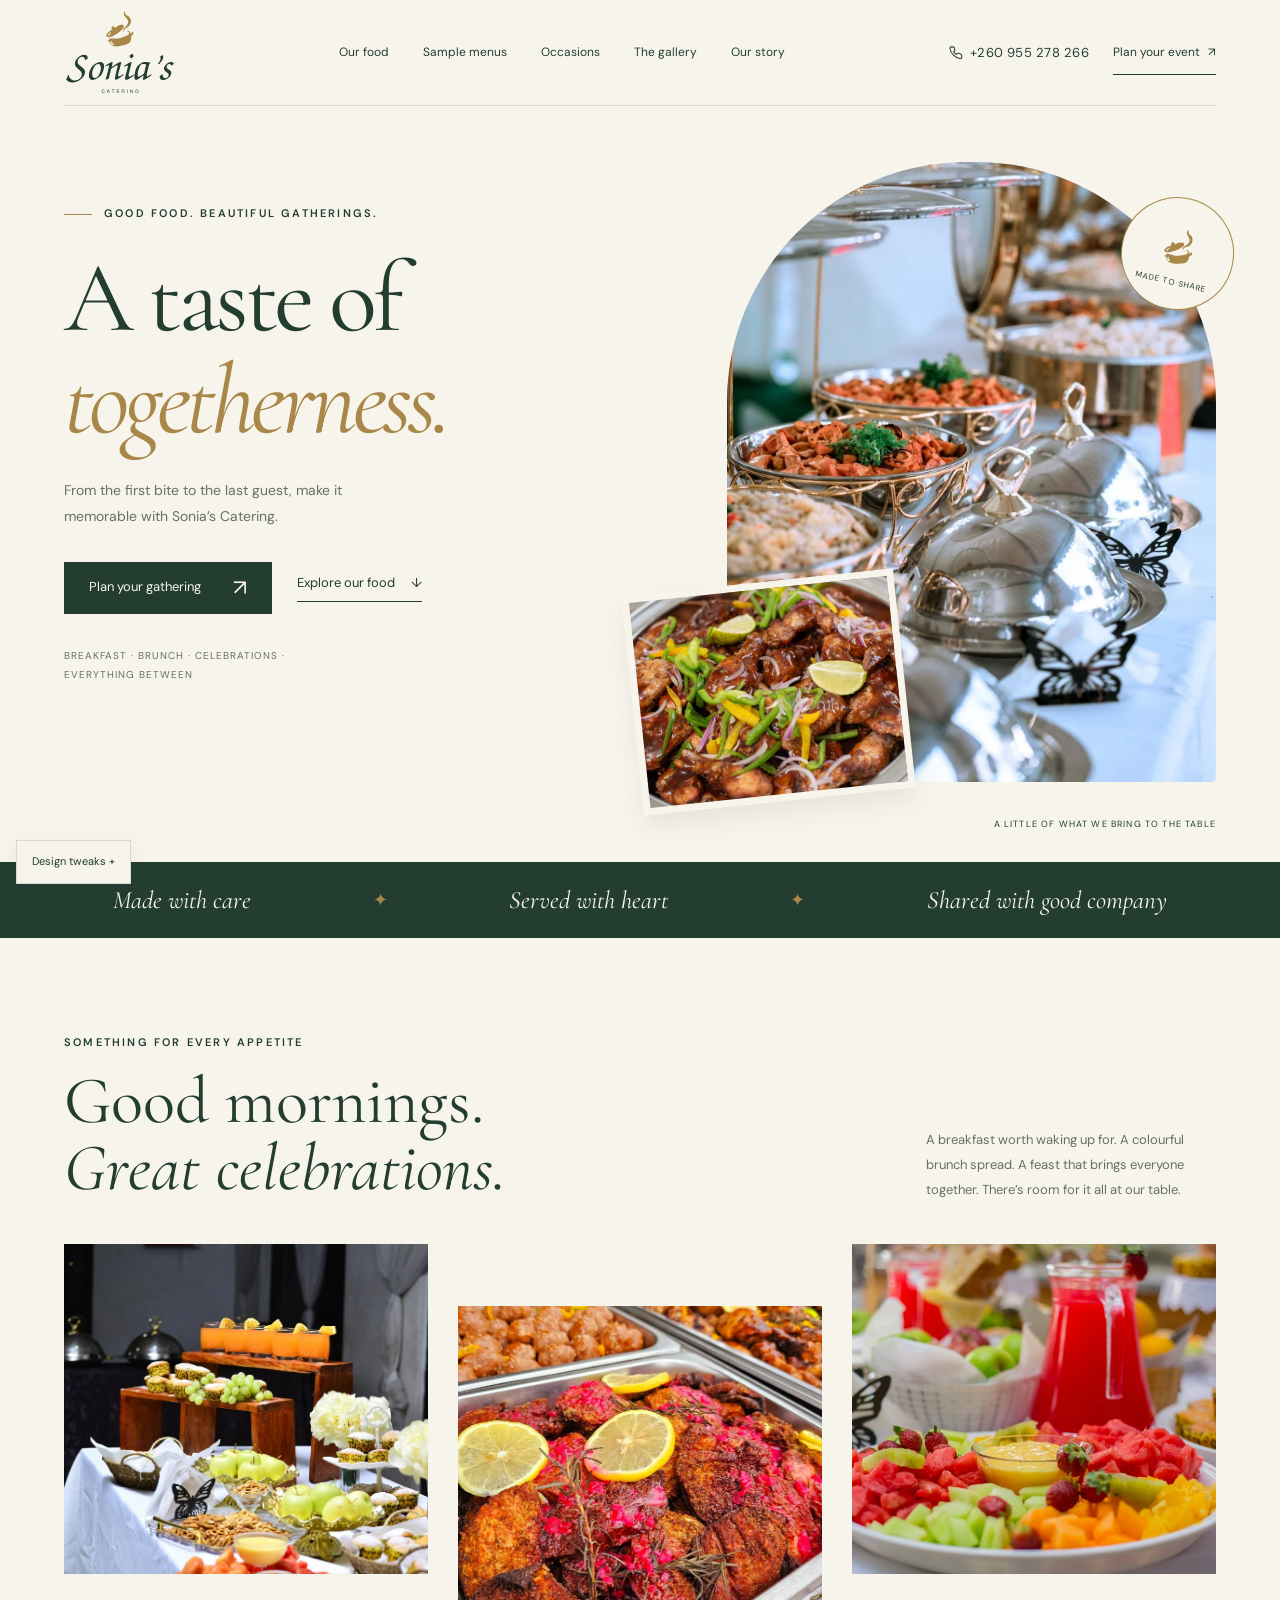
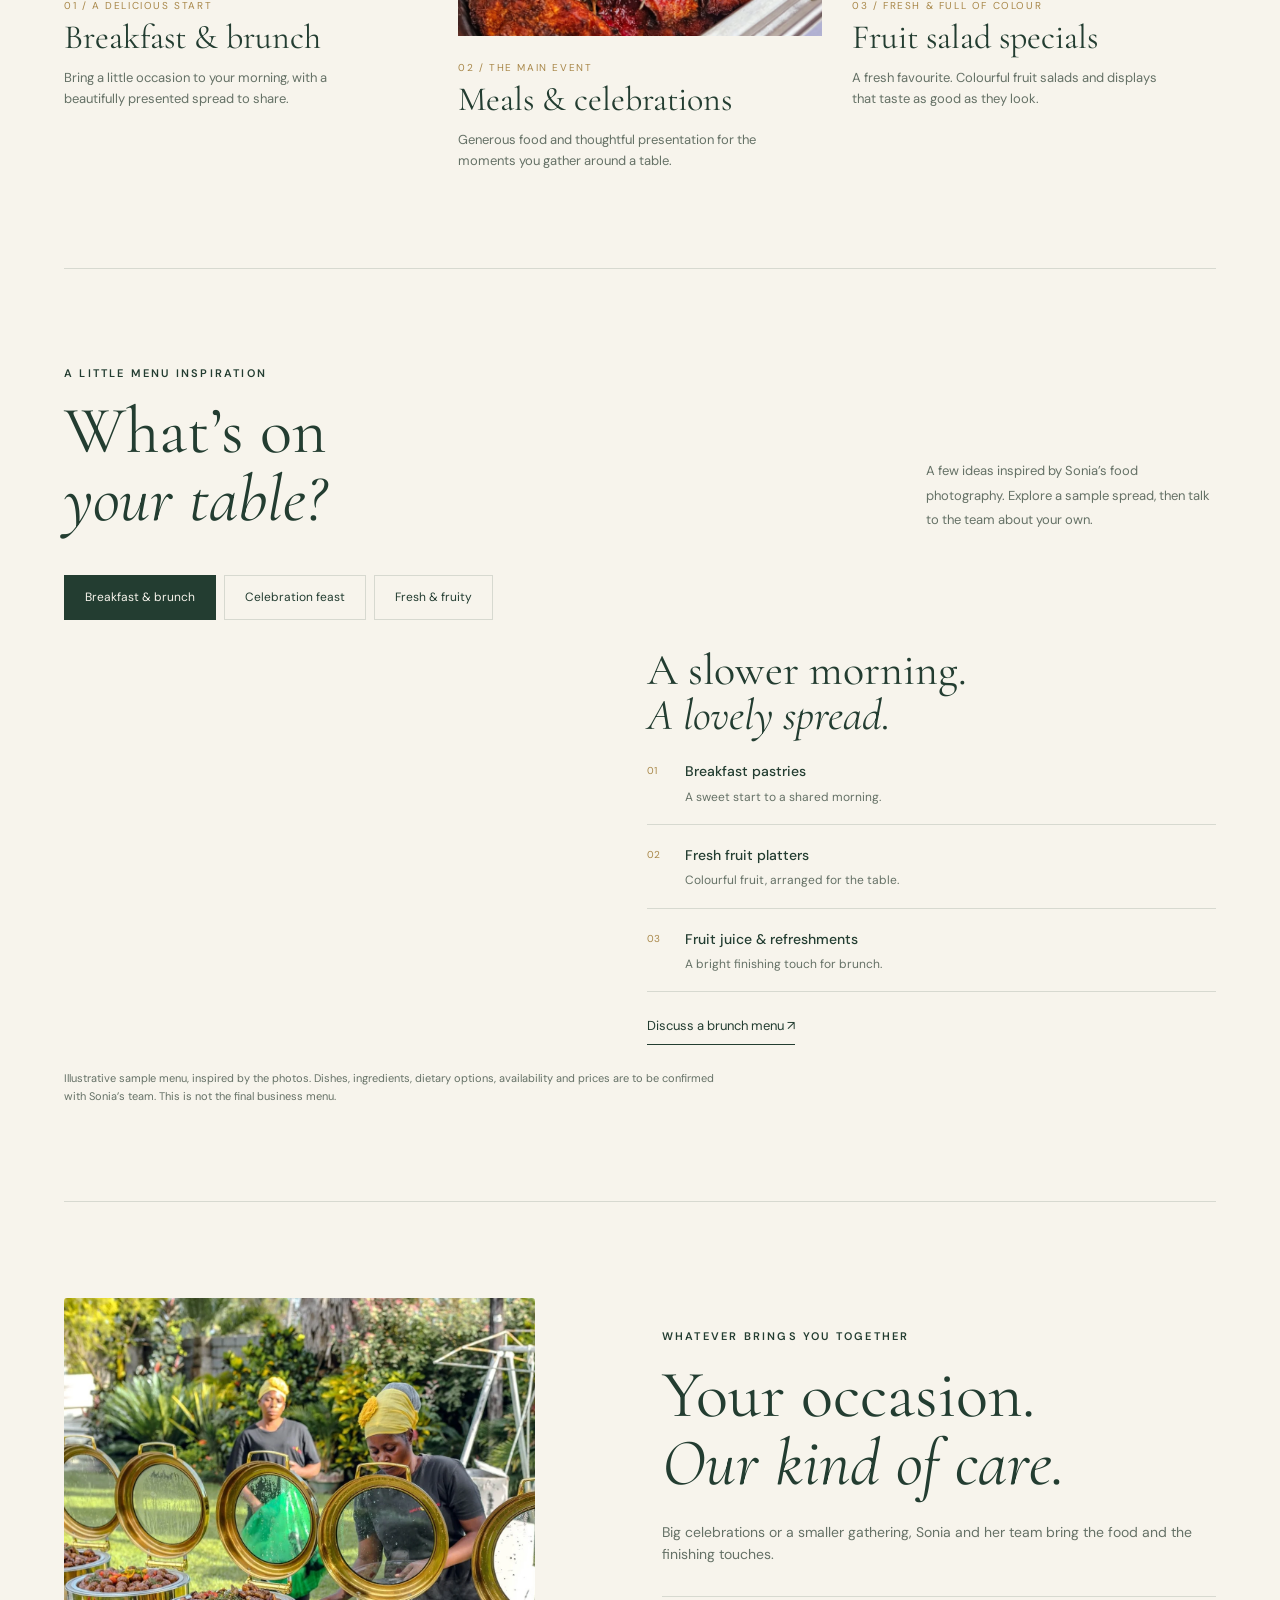
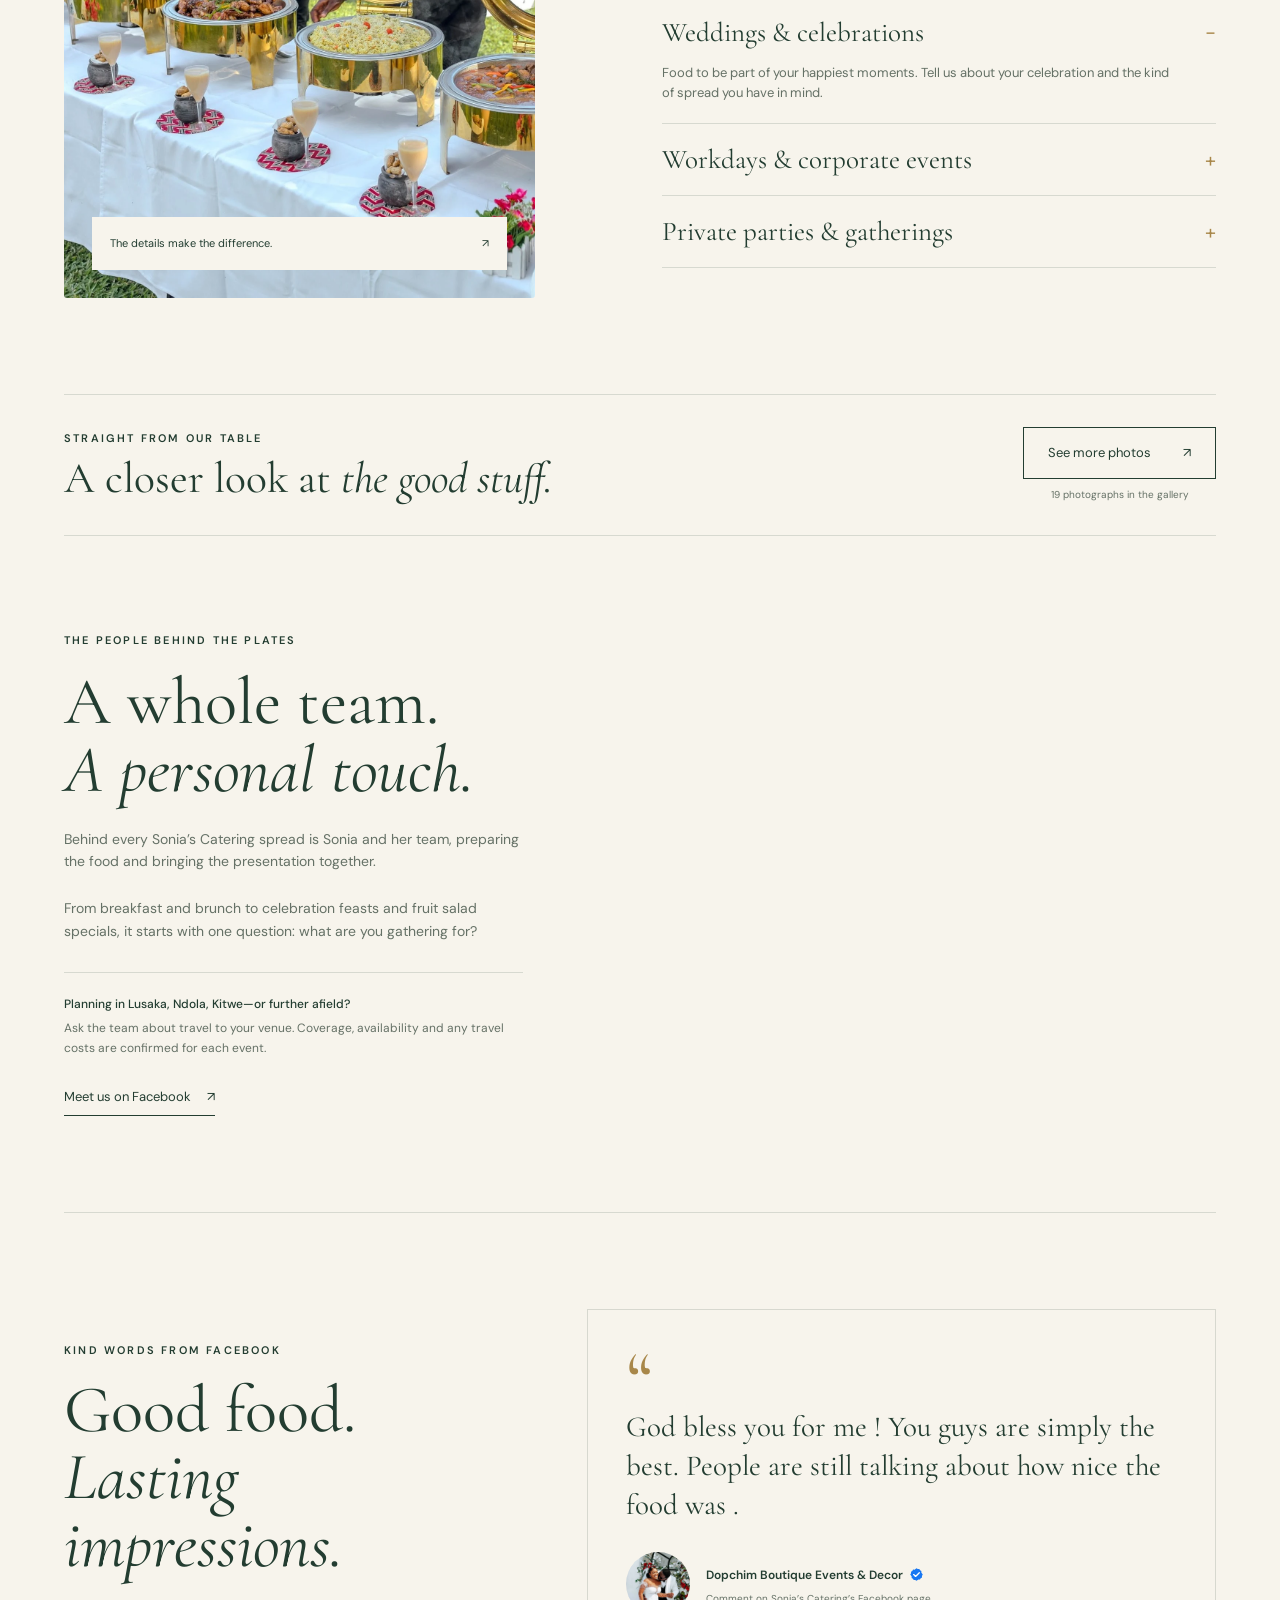
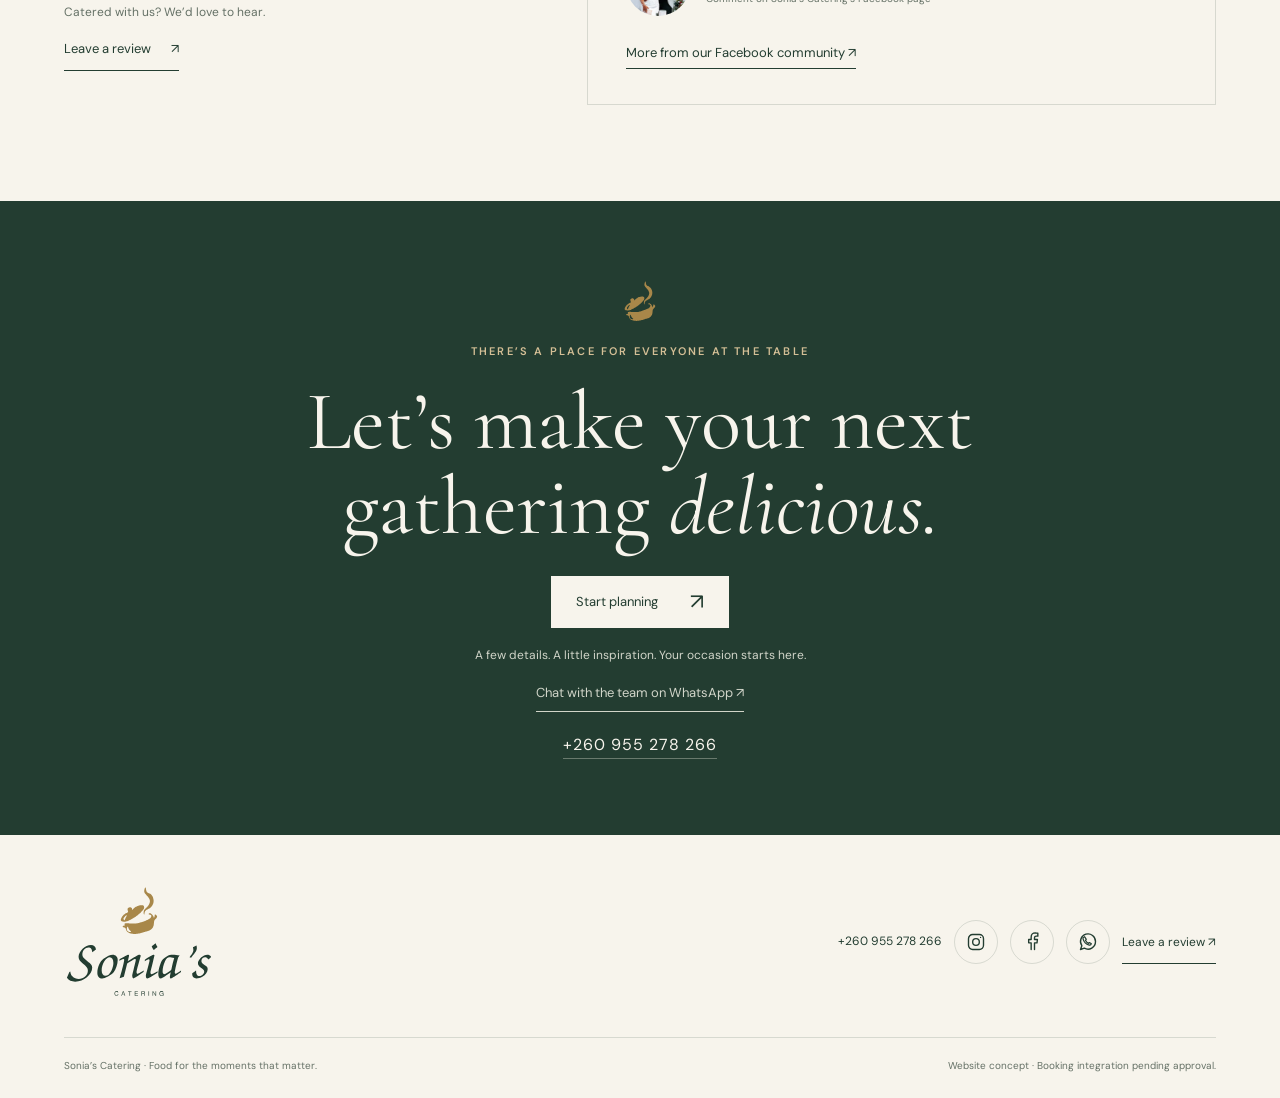
<file: index.html>
<!doctype html>
<html lang="en">
<head>
<meta charset="utf-8"><meta name="robots" content="noindex, nofollow"><meta name="viewport" content="width=device-width,initial-scale=1">
<meta name="description" content="Discover Sonia’s Catering: beautifully presented food for celebrations, breakfast, brunch and gatherings. Website design preview.">
<title>Sonia’s Catering | A taste of togetherness</title>
<link rel="preconnect" href="https://fonts.googleapis.com"><link rel="preconnect" href="https://fonts.gstatic.com" crossorigin>
<link href="https://fonts.googleapis.com/css2?family=Cormorant+Garamond:ital,wght@0,400;0,500;0,600;1,400;1,500&family=DM+Sans:wght@400;500;600;700&display=swap" rel="stylesheet">
<link rel="icon" type="image/svg+xml" href="assets/sonias-brand/sonias-pot.svg">
<link rel="stylesheet" href="assets/site.css?v=12">
</head>
<body>
<div class="wrap"><header><a href="index.html" class="wordmark" aria-label="Sonia’s Catering home"><img class="brand-logo" src="assets/sonias-brand/sonias-logo.svg?v=2" alt="Sonia’s Catering" width="120" height="95"></a><nav id="navigation" aria-label="Main navigation"><a href="#food-photos">Our food</a><a href="#menu-options">Sample menus</a><a href="#event-photos">Occasions</a><a href="gallery.html">The gallery</a><a href="#team-photo">Our story</a></nav><div class="header-actions"><a class="header-phone" href="tel:+260955278266" aria-label="Call Sonia’s Catering on +260 955 278 266"><svg class="header-phone-icon" xmlns="http://www.w3.org/2000/svg" viewBox="0 0 24 24" width="15" height="15" fill="none" stroke="currentColor" stroke-width="1.7" stroke-linecap="round" stroke-linejoin="round" aria-hidden="true" focusable="false"><path d="M22 16.9v3a2 2 0 0 1-2.2 2A19.8 19.8 0 0 1 3.1 5.2 2 2 0 0 1 5.1 3h3a2 2 0 0 1 2 1.7c.1 1 .4 1.9.7 2.8a2 2 0 0 1-.5 2.1L9 10.9a16 16 0 0 0 4.1 4.1l1.3-1.3a2 2 0 0 1 2.1-.5c.9.3 1.8.6 2.8.7a2 2 0 0 1 1.7 2Z"/></svg><span>+260 955 278 266</span></a><button class="nav-cta" data-plan>Plan your event <span aria-hidden="true">↗</span></button></div><button class="menu-toggle" aria-expanded="false" aria-controls="navigation">Menu +</button></header></div>
<main>
<div class="wrap">
<div class="hero"><div class="hero-copy reveal"><div class="eyebrow">Good food. Beautiful gatherings.</div><h1>A taste of<br><em>togetherness.</em></h1><p>From the first bite to the last guest, make it memorable with Sonia’s Catering.</p><div class="hero-actions"><button class="button" data-plan>Plan your gathering <span class="arrow" aria-hidden="true">↗</span></button><a class="textlink" href="#food">Explore our food <span aria-hidden="true">↓</span></a></div><p class="hero-note">Breakfast · Brunch · Celebrations · Everything between</p></div><div class="hero-visual reveal"><div class="hero-main"><img src="assets/sonias-brand/new-food-1.webp" alt="Sonia’s event buffet with a line of silver and gold serving dishes" fetchpriority="high"></div><div class="hero-inset"><img src="assets/sonias-brand/new-food-4.webp" alt="Glazed chicken garnished with lime, peppers and red onion"></div><div class="seal"><img class="seal-pot" src="assets/sonias-brand/sonias-pot-gold.svg" alt="" aria-hidden="true" width="44" height="52"><span>Made to share</span></div><div class="image-caption">A little of what we bring to the table</div></div></div></div>
<div class="ribbon"><span>Made with care</span><i aria-hidden="true">✦</i><span>Served with heart</span><i aria-hidden="true">✦</i><span>Shared with good company</span></div>
<section id="food" class="wrap"><div class="section-head"><div><div class="eyebrow">Something for every appetite</div><h2>Good mornings.<br><em>Great celebrations.</em></h2></div><p>A breakfast worth waking up for. A colourful brunch spread. A feast that brings everyone together. There’s room for it all at our table.</p></div><div class="food-stories" id="food-photos"><article class="food-story"><div class="photo"><img src="assets/sonias-brand/food-1.webp" alt="An elegant spread of pastries, fruit and refreshments" loading="lazy"></div><div class="index">01 / A DELICIOUS START</div><h3>Breakfast & brunch</h3><p>Bring a little occasion to your morning, with a beautifully presented spread to share.</p></article><article class="food-story"><div class="photo"><img src="assets/sonias-brand/new-food-8.webp" alt="Golden savoury food decorated with lemon slices and pink garnish" loading="lazy"></div><div class="index">02 / THE MAIN EVENT</div><h3>Meals & celebrations</h3><p>Generous food and thoughtful presentation for the moments you gather around a table.</p></article><article class="food-story"><div class="photo"><img src="assets/sonias-brand/food-14.webp" alt="A fresh fruit platter with watermelon, grapes, melon and dipping bowls" loading="lazy"></div><div class="index">03 / FRESH & FULL OF COLOUR</div><h3>Fruit salad specials</h3><p>A fresh favourite. Colourful fruit salads and displays that taste as good as they look.</p></article></div></section>
<section id="sample-menu" class="wrap menu-section" aria-labelledby="sample-menu-title"><div class="section-head"><div><div class="eyebrow">A little menu inspiration</div><h2 id="sample-menu-title">What’s on<br><em>your table?</em></h2></div><p>A few ideas inspired by Sonia’s food photography. Explore a sample spread, then talk to the team about your own.</p></div><div class="menu-tabs" id="menu-options" role="tablist" aria-label="Sample menus"><button class="menu-tab" id="tab-brunch" role="tab" aria-selected="true" aria-controls="menu-brunch" data-menu="brunch">Breakfast & brunch</button><button class="menu-tab" id="tab-feast" role="tab" aria-selected="false" aria-controls="menu-feast" tabindex="-1" data-menu="feast">Celebration feast</button><button class="menu-tab" id="tab-fruit" role="tab" aria-selected="false" aria-controls="menu-fruit" tabindex="-1" data-menu="fruit">Fresh & fruity</button></div>
<div class="menu-panel" id="menu-brunch" role="tabpanel" aria-labelledby="tab-brunch" tabindex="0"><div class="menu-panel-photo"><img src="assets/sonias-brand/food-7.webp" alt="A breakfast and brunch display with fruit, pastries and refreshments" loading="lazy" width="720" height="800"></div><div class="menu-panel-content"><h3>A slower morning.<br><em>A lovely spread.</em></h3><ul class="sample-dishes"><li><span>01</span><div><strong>Breakfast pastries</strong><p>A sweet start to a shared morning.</p></div></li><li><span>02</span><div><strong>Fresh fruit platters</strong><p>Colourful fruit, arranged for the table.</p></div></li><li><span>03</span><div><strong>Fruit juice & refreshments</strong><p>A bright finishing touch for brunch.</p></div></li></ul><a class="textlink menu-chat" data-menu-label="breakfast and brunch" href="https://wa.me/260955278266?text=Hi%20Sonia%2C%20I%27d%20love%20to%20discuss%20breakfast%20and%20brunch%20options." target="_blank" rel="noopener">Discuss a brunch menu ↗</a></div></div>
<div class="menu-panel" id="menu-feast" role="tabpanel" aria-labelledby="tab-feast" tabindex="0" hidden><div class="menu-panel-photo"><img src="assets/sonias-brand/new-food-3.webp" alt="A celebration buffet with savoury food and vegetables" loading="lazy" width="720" height="800"></div><div class="menu-panel-content"><h3>Bring everyone.<br><em>Make it a feast.</em></h3><ul class="sample-dishes"><li><span>01</span><div><strong>Chicken dishes</strong><p>A hearty centrepiece for a celebration spread.</p></div></li><li><span>02</span><div><strong>Rice & vegetable sides</strong><p>Build a generous plate with complementary sides.</p></div></li><li><span>03</span><div><strong>Fresh salads</strong><p>A little crunch and colour alongside the mains.</p></div></li></ul><a class="textlink" href="https://wa.me/260955278266?text=Hi%20Sonia%2C%20I%27d%20love%20to%20discuss%20a%20celebration%20menu." target="_blank" rel="noopener">Discuss an event menu ↗</a></div></div>
<div class="menu-panel" id="menu-fruit" role="tabpanel" aria-labelledby="tab-fruit" tabindex="0" hidden><div class="menu-panel-photo"><img src="assets/sonias-brand/new-food-5.webp" alt="Fresh fruit platters and refreshments arranged for an event" loading="lazy" width="720" height="800"></div><div class="menu-panel-content"><h3>Fresh colour.<br><em>Happy tables.</em></h3><ul class="sample-dishes"><li><span>01</span><div><strong>Seasonal fruit salad</strong><p>A refreshing mix to share.</p></div></li><li><span>02</span><div><strong>Mixed fruit platters</strong><p>Watermelon, melon and grapes inspire this sample.</p></div></li><li><span>03</span><div><strong>Fruit centrepieces</strong><p>Make a colourful display part of the occasion.</p></div></li></ul><a class="textlink" href="https://wa.me/260955278266?text=Hi%20Sonia%2C%20I%27d%20love%20to%20discuss%20fruit%20salad%20specials." target="_blank" rel="noopener">Ask about fruit specials ↗</a></div></div>
<p class="menu-disclaimer">Illustrative sample menu, inspired by the photos. Dishes, ingredients, dietary options, availability and prices are to be confirmed with Sonia’s team. This is not the final business menu.</p></section>
<section id="occasions" class="wrap occasion"><div class="photo-anchor" id="event-photos"><div class="occasion-picture"><img src="assets/sonias-brand/new-food-9.webp" alt="Sonia’s team serving from gold dishes at an outdoor event" loading="lazy"><div class="occasion-tag"><span>The details make the difference.</span><span aria-hidden="true">↗</span></div></div></div><div class="occasion-copy"><div class="eyebrow">Whatever brings you together</div><h2>Your occasion.<br><em>Our kind of care.</em></h2><p>Big celebrations or a smaller gathering, Sonia and her team bring the food and the finishing touches.</p><div class="occasion-list"><details open><summary>Weddings & celebrations</summary><p>Food to be part of your happiest moments. Tell us about your celebration and the kind of spread you have in mind.</p></details><details><summary>Workdays & corporate events</summary><p>From breakfast meetings to shared lunches, let’s talk about feeding your team and guests.</p></details><details><summary>Private parties & gatherings</summary><p>Birthdays, family get-togethers, brunches and everything worth gathering for. We’ll start with your occasion.</p></details></div></div></section>
<section class="wrap gallery-teaser" aria-labelledby="gallery-preview-title"><div><div class="eyebrow">Straight from our table</div><h2 id="gallery-preview-title">A closer look at <em>the good stuff.</em></h2></div><div class="gallery-teaser-action"><a class="button outline" href="gallery.html" aria-label="See more photos in the full gallery">See more photos <span aria-hidden="true">↗</span></a><p>19 photographs in the gallery</p></div></section>
<section id="story" class="wrap team"><div><div class="eyebrow">The people behind the plates</div><h2>A whole team.<br><em>A personal touch.</em></h2><p>Behind every Sonia’s Catering spread is Sonia and her team, preparing the food and bringing the presentation together.</p><p>From breakfast and brunch to celebration feasts and fruit salad specials, it starts with one question: what are you gathering for?</p><p class="travel-note"><strong>Planning in Lusaka, Ndola, Kitwe—or further afield?</strong>Ask the team about travel to your venue. Coverage, availability and any travel costs are confirmed for each event.</p><a href="https://web.facebook.com/Soniascateringzambia/" target="_blank" rel="noopener" class="textlink">Meet us on Facebook <span aria-hidden="true">↗</span></a></div><div class="photo-anchor" id="team-photo"><div class="team-photos"><img src="assets/sonias-brand/sonias-team.webp" alt="Six members of Sonia’s Catering team together in their matching black chef uniforms" loading="lazy"></div></div></section>
<section id="testimonials" class="wrap testimonials" aria-labelledby="testimonials-title"><div><div class="eyebrow">Kind words from Facebook</div><h2 id="testimonials-title">Good food.<br><em>Lasting impressions.</em></h2><div class="review-invitation"><p>Catered with us? We’d love to hear.</p><button class="review-trigger" data-review>Leave a review <span aria-hidden="true">↗</span></button></div></div><div class="review-card"><div class="review-mark" aria-hidden="true">“</div><blockquote>God bless you for me ! You guys are simply the best. People are still talking about how nice the food was .</blockquote><div class="reviewer"><img src="assets/sonias-brand/reviewer-profile.webp" alt="Facebook profile photograph associated with Dopchim Boutique Events & Decor" loading="lazy"><div><cite>Dopchim Boutique Events &amp; Decor <svg class="facebook-verified-badge" xmlns="http://www.w3.org/2000/svg" viewBox="0 0 24 24" width="15" height="15" role="img" aria-label="Facebook verified profile badge, as shown in the supplied screenshot"><title>Facebook profile badge shown in the original comment</title><path fill="#1877f2" d="m12 2 2.1 1.2 2.4-.1 1.2 2.1 2.1 1.2-.1 2.4L22 12l-1.3 2.2.1 2.4-2.1 1.2-1.2 2.1-2.4-.1L12 22l-2.1-1.2-2.4.1-1.2-2.1-2.1-1.2.1-2.4L2 12l1.3-2.2-.1-2.4 2.1-1.2 1.2-2.1 2.4.1Z"/><path fill="none" stroke="#fff" stroke-width="2" stroke-linecap="round" stroke-linejoin="round" d="m7.5 12.1 3 3 6-6"/></svg></cite><small>Comment on Sonia’s Catering’s Facebook page</small></div></div><div class="review-source"><a class="textlink" href="https://web.facebook.com/Soniascateringzambia/" target="_blank" rel="noopener">More from our Facebook community ↗</a></div></div></section>
<section class="cta"><img class="cta-pot" src="assets/sonias-brand/sonias-pot-gold.svg" alt="" aria-hidden="true" width="48" height="48"><div class="eyebrow">There’s a place for everyone at the table</div><h2>Let’s make your next<br>gathering <em>delicious.</em></h2><button class="button" data-plan>Start planning <span class="arrow" aria-hidden="true">↗</span></button><p>A few details. A little inspiration. Your occasion starts here.</p><p><a class="textlink" style="border-color:currentColor" href="https://wa.me/260955278266?text=Hi%20Sonia%2C%20I%27d%20love%20to%20discuss%20catering%20for%20an%20event." target="_blank" rel="noopener">Chat with the team on WhatsApp ↗</a></p><a class="cta-phone" href="tel:+260955278266">+260 955 278 266</a></section>
</main><footer class="wrap footer"><div class="footer-main"><a href="index.html" class="wordmark"><img class="brand-logo" src="assets/sonias-brand/sonias-logo.svg?v=2" alt="Sonia’s Catering" width="120" height="95"></a><div class="footer-social"><a href="tel:+260955278266">+260 955 278 266</a><a class="social-icon" href="https://www.instagram.com/soniascateringzambia/" target="_blank" rel="noopener" aria-label="Sonia’s Catering on Instagram" title="Instagram"><img src="assets/icons/instagram.svg" alt="" width="20" height="20" aria-hidden="true"></a><a class="social-icon" href="https://web.facebook.com/Soniascateringzambia/" target="_blank" rel="noopener" aria-label="Sonia’s Catering on Facebook" title="Facebook"><img src="assets/icons/facebook.svg" alt="" width="20" height="20" aria-hidden="true"></a><a class="social-icon" href="https://wa.me/260955278266" target="_blank" rel="noopener" aria-label="Sonia’s Catering on WhatsApp" title="WhatsApp"><img src="assets/icons/whatsapp.svg" alt="" width="20" height="20" aria-hidden="true"></a><button class="footer-review" data-review>Leave a review ↗</button></div></div><div class="footer-bottom"><span>Sonia’s Catering · Food for the moments that matter.</span><span>Website concept · Booking integration pending approval.</span></div></footer>
<dialog id="planner" aria-labelledby="planner-title"><button class="close" data-close aria-label="Close planner">×</button><div class="eyebrow">Let’s bring it to the table</div><h2 id="planner-title">Your gathering,<br><em>at a glance.</em></h2><p>Put a few ideas together for your conversation with Sonia’s team.</p><form id="plan-form"><div class="form-grid"><label>What’s the occasion?<select name="occasion"><option>Wedding or celebration</option><option>Corporate event</option><option>Private party</option><option>Family gathering</option><option>Something else</option></select></label><label>How many guests?<input name="guests" type="number" min="1" max="10000" placeholder="e.g. 50" required></label><label>When is it?<input name="date" type="date" required></label><label>What’s on your mind?<select name="food"><option>A celebration feast</option><option>Breakfast & brunch</option><option>Fruit salad specials</option><option>A little of everything</option></select></label><label class="full">Where are you gathering?<input name="location" maxlength="150" placeholder="Town or venue" required></label></div><button type="submit" class="button">Create my event brief <span aria-hidden="true">↗</span></button></form><div id="brief" class="form-result" role="status" aria-live="polite"></div><div class="planner-next"><a id="whatsapp-brief" class="button" href="https://wa.me/260955278266" target="_blank" rel="noopener" hidden>Continue on WhatsApp ↗</a><button id="copy-brief" class="button outline" hidden>Copy event brief</button></div><p class="form-note">Your brief is prepared in your browser. Continue on WhatsApp to review and send it yourself. Creating a brief does not confirm availability or make a booking.</p></dialog>
<dialog id="review-dialog" aria-labelledby="review-title"><button class="close" data-close aria-label="Close review form">×</button><div class="eyebrow">A little feedback means a lot</div><h2 id="review-title">How was<br><em>your experience?</em></h2><p>Share your thoughts with Sonia’s team.</p><form id="review-form"><div class="form-grid"><label for="review-name">Your name <span class="optional">(optional)</span><input id="review-name" name="reviewer" type="text" maxlength="80" autocomplete="name" placeholder="Your first name"></label><label for="review-rating">Your rating<select id="review-rating" name="rating" required><option value="" selected disabled>Choose a rating</option><option value="5">5 — Excellent</option><option value="4">4 — Very good</option><option value="3">3 — Good</option><option value="2">2 — Could be better</option><option value="1">1 — Poor</option></select></label><label for="review-message" class="full">Your review<textarea id="review-message" name="message" rows="4" minlength="10" maxlength="1500" required placeholder="Tell us about the food, the team, or your occasion…"></textarea></label></div><button class="button" type="submit">Prepare my review <span aria-hidden="true">↗</span></button></form><p id="review-status" class="review-status" role="status" aria-live="polite"></p><a id="send-review" class="button outline" href="https://wa.me/260955278266" target="_blank" rel="noopener" hidden>Continue on WhatsApp ↗</a><p class="form-note">Your feedback is prepared here, then sent by you in WhatsApp. It won’t appear on this website automatically.</p></dialog>
<dialog id="lightbox" class="lightbox" aria-label="Enlarged catering photograph"><button class="close" data-close aria-label="Close photograph">×</button><img id="large-photo" src="assets/sonias-brand/food-1.webp" alt=""></dialog>
<button class="tweaks-open" aria-expanded="false" aria-controls="tweaks">Design tweaks +</button><aside class="tweaks" id="tweaks" hidden><strong>Tweaks</strong><label>Atmosphere<select id="atmosphere"><option value="classic">Garden elegance</option><option value="warm">Warm & intimate</option><option value="crisp">Bright & fresh</option></select></label><label class="toggle-row">Gentle motion<input id="motion" type="checkbox" aria-describedby="motion-status"></label><div class="motion-feedback"><span class="motion-sample" aria-hidden="true"><img src="assets/sonias-brand/sonias-pot-gold.svg" alt="" width="28" height="28"></span><p class="motion-status" id="motion-status" role="status" aria-live="polite">Motion is off.</p></div></aside>
<script src="assets/analytics.js?v=5" defer></script>
<script src="assets/site.js?v=9" defer></script>
<script src="assets/motion.js?v=1" defer></script>
</body></html>
</file>
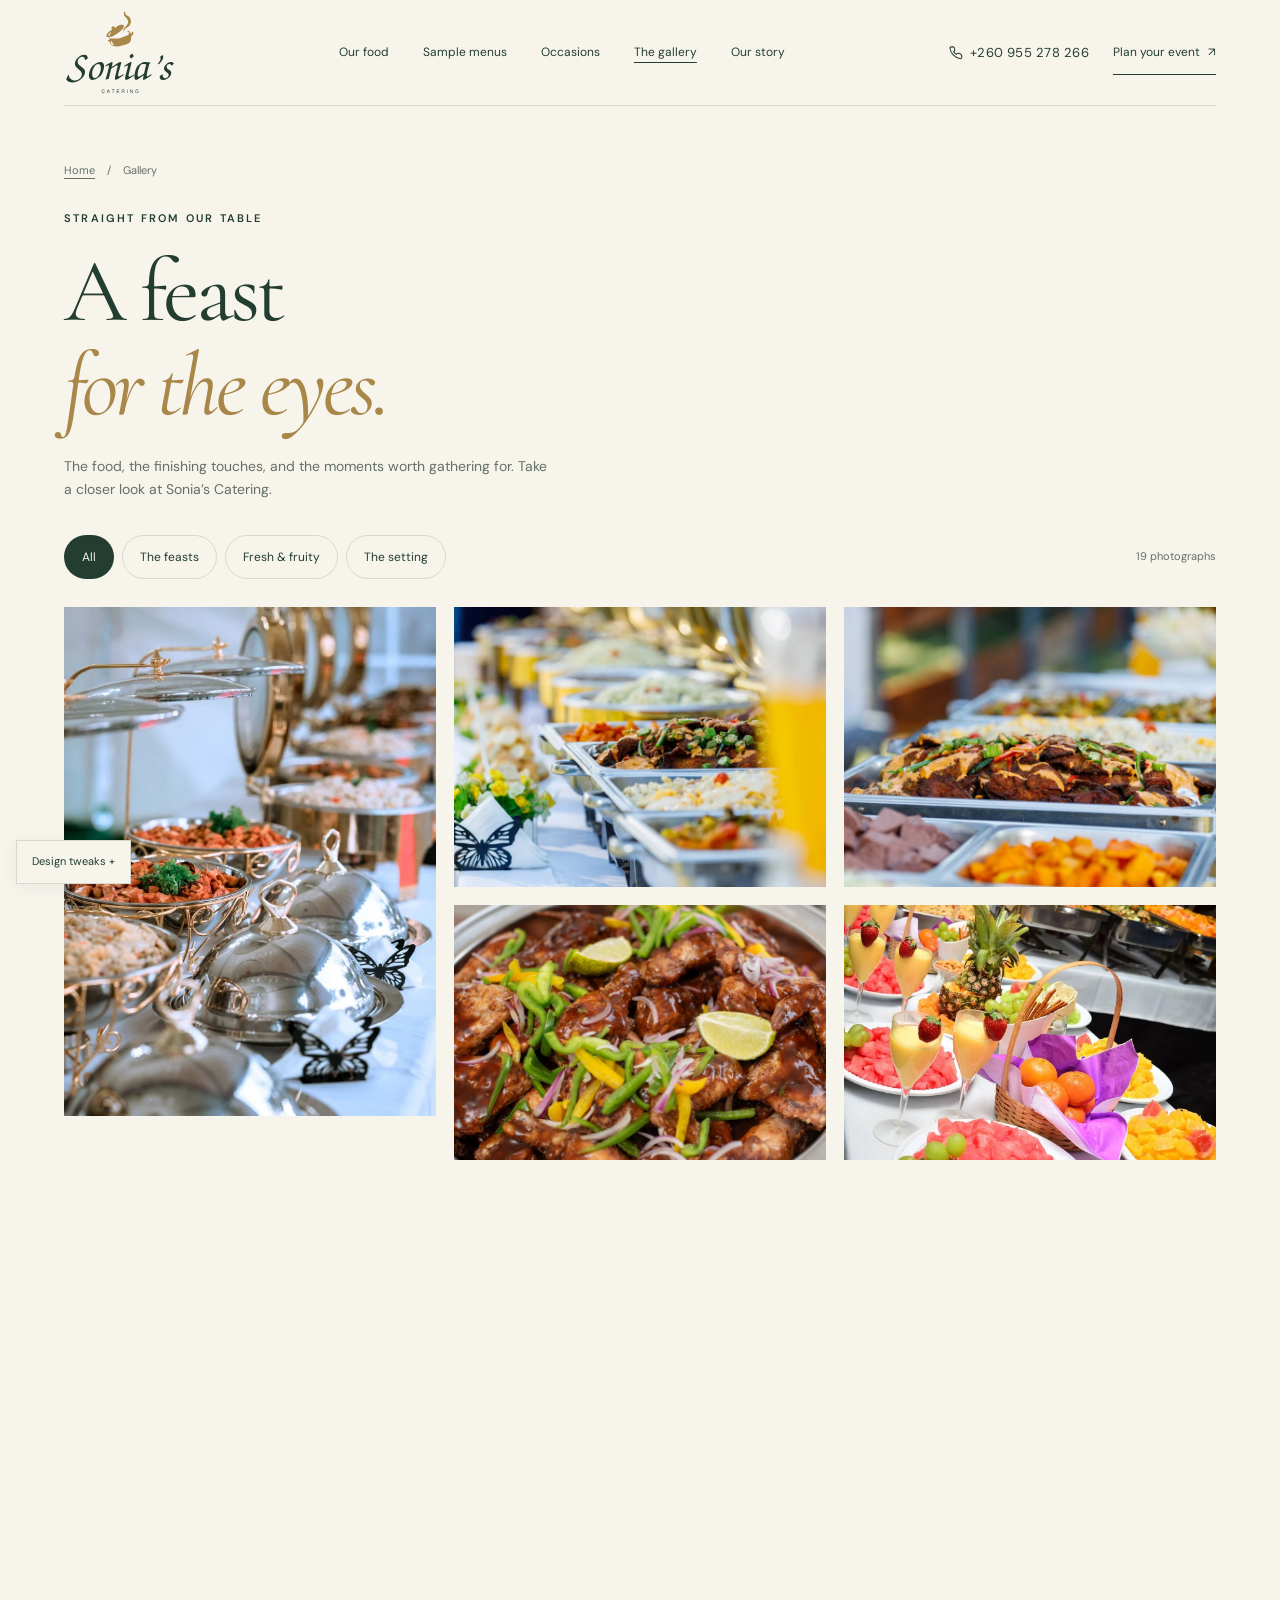
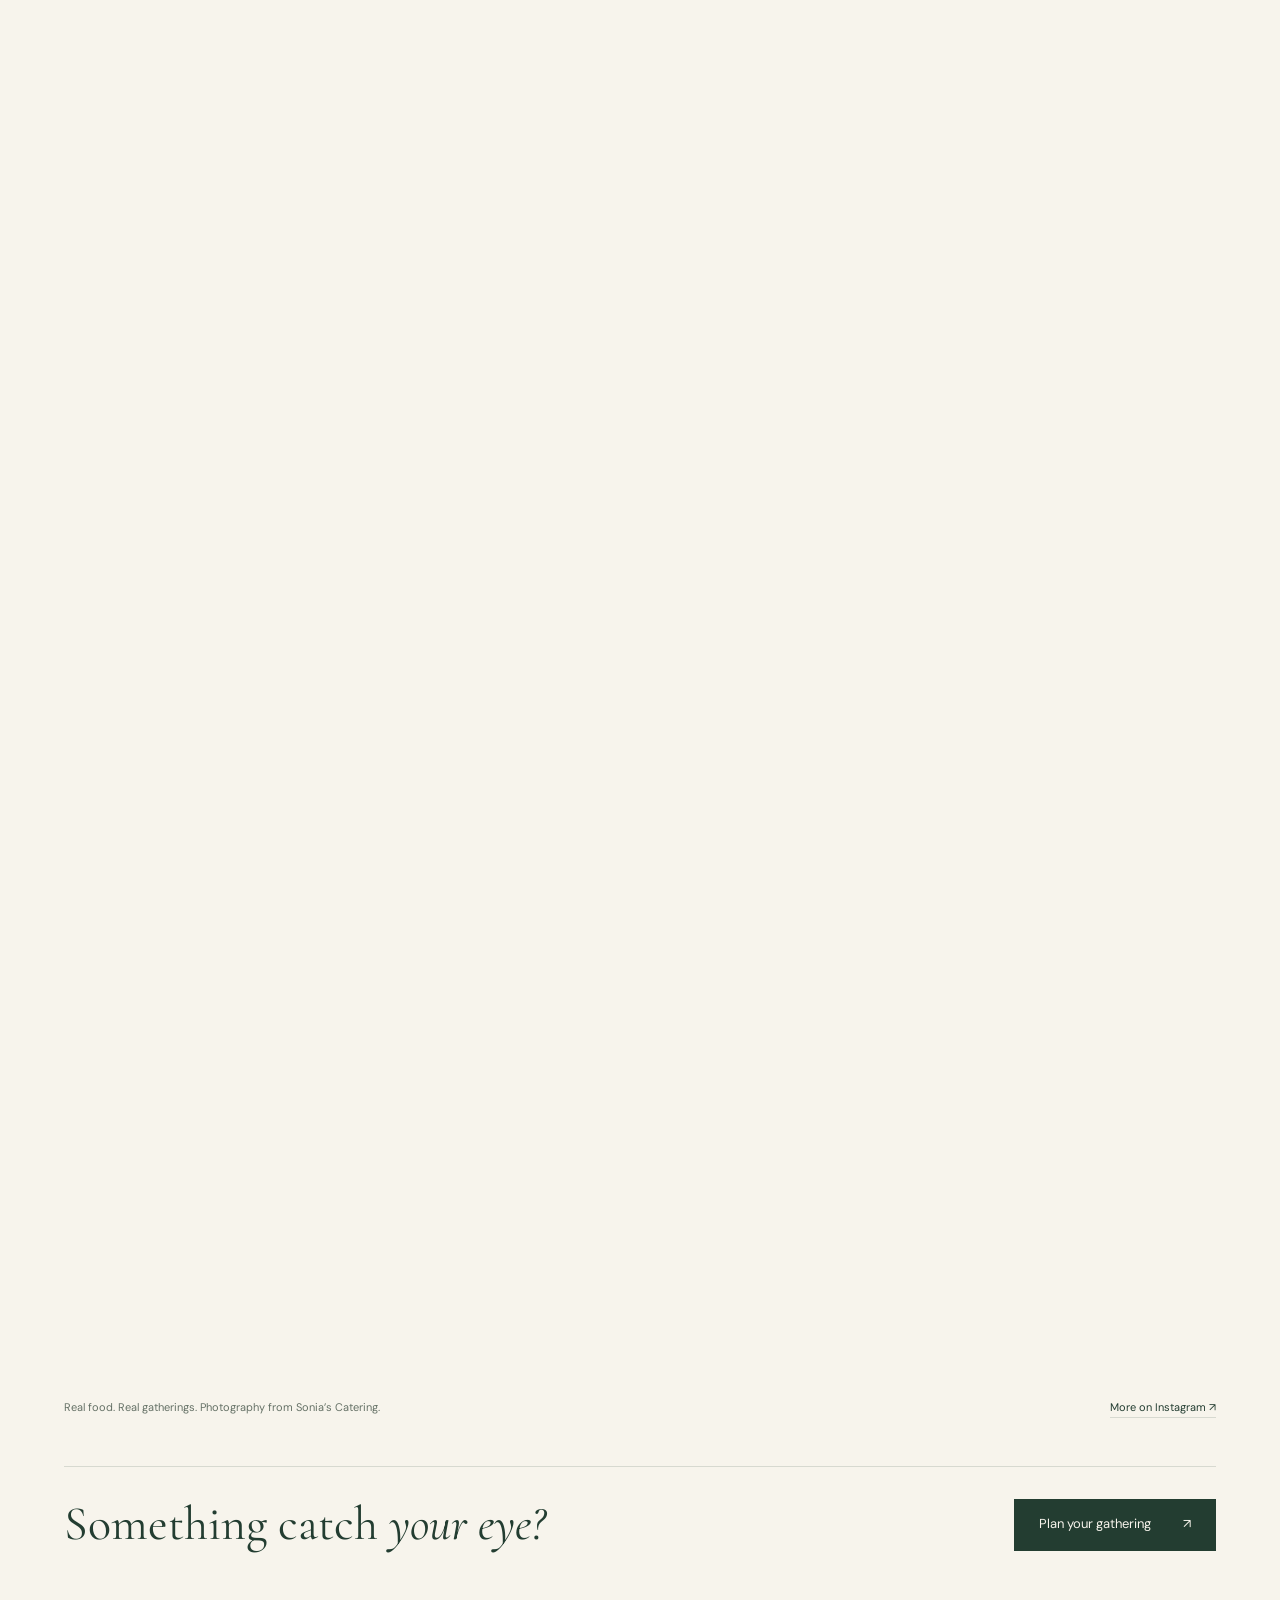
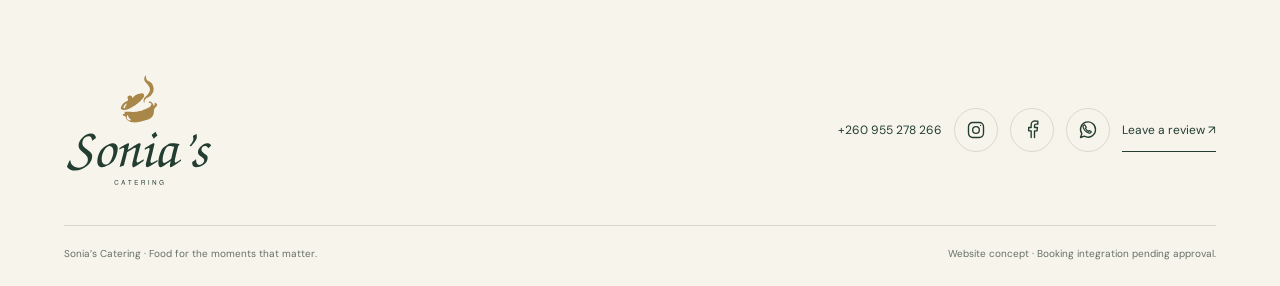
<file: gallery.html>
<!doctype html>
<html lang="en">
<head>
<meta charset="utf-8"><meta name="robots" content="noindex, nofollow"><meta name="viewport" content="width=device-width,initial-scale=1">
<meta name="description" content="Explore Sonia’s Catering’s food gallery: event buffets, breakfast spreads and colourful fruit displays.">
<title>The Gallery | Sonia’s Catering</title>
<link rel="preconnect" href="https://fonts.googleapis.com"><link rel="preconnect" href="https://fonts.gstatic.com" crossorigin>
<link href="https://fonts.googleapis.com/css2?family=Cormorant+Garamond:ital,wght@0,400;0,500;0,600;1,400;1,500&family=DM+Sans:wght@400;500;600;700&display=swap" rel="stylesheet">
<link rel="icon" type="image/svg+xml" href="assets/sonias-brand/sonias-pot.svg">
<link rel="stylesheet" href="assets/site.css?v=12">
</head>
<body>
<div class="wrap"><header><a href="index.html" class="wordmark" aria-label="Sonia’s Catering home"><img class="brand-logo" src="assets/sonias-brand/sonias-logo.svg?v=2" alt="Sonia’s Catering" width="120" height="95"></a><nav id="navigation" aria-label="Main navigation"><a href="index.html#food-photos">Our food</a><a href="index.html#menu-options">Sample menus</a><a href="index.html#event-photos">Occasions</a><a href="gallery.html" aria-current="page">The gallery</a><a href="index.html#team-photo">Our story</a></nav><div class="header-actions"><a class="header-phone" href="tel:+260955278266" aria-label="Call Sonia’s Catering on +260 955 278 266"><svg class="header-phone-icon" xmlns="http://www.w3.org/2000/svg" viewBox="0 0 24 24" width="15" height="15" fill="none" stroke="currentColor" stroke-width="1.7" stroke-linecap="round" stroke-linejoin="round" aria-hidden="true" focusable="false"><path d="M22 16.9v3a2 2 0 0 1-2.2 2A19.8 19.8 0 0 1 3.1 5.2 2 2 0 0 1 5.1 3h3a2 2 0 0 1 2 1.7c.1 1 .4 1.9.7 2.8a2 2 0 0 1-.5 2.1L9 10.9a16 16 0 0 0 4.1 4.1l1.3-1.3a2 2 0 0 1 2.1-.5c.9.3 1.8.6 2.8.7a2 2 0 0 1 1.7 2Z"/></svg><span>+260 955 278 266</span></a><button class="nav-cta" data-plan>Plan your event <span aria-hidden="true">↗</span></button></div><button class="menu-toggle" aria-expanded="false" aria-controls="navigation">Menu +</button></header></div>
<main class="wrap gallery-page" id="main-content"><div class="breadcrumbs"><a href="index.html">Home</a><span aria-hidden="true">/</span><span>Gallery</span></div><div class="gallery-intro reveal"><div class="eyebrow">Straight from our table</div><h1>A feast<br><em>for the eyes.</em></h1><p>The food, the finishing touches, and the moments worth gathering for. Take a closer look at Sonia’s Catering.</p></div><div class="gallery-toolbar"><div class="filters" role="group" aria-label="Filter photographs"><button aria-pressed="true" data-filter="all">All</button><button aria-pressed="false" data-filter="feasts">The feasts</button><button aria-pressed="false" data-filter="fresh">Fresh & fruity</button><button aria-pressed="false" data-filter="setting">The setting</button></div><p class="gallery-count" id="gallery-count" role="status" aria-live="polite">19 photographs</p></div><div class="gallery" id="photo-grid"><button class="gallery-item" data-category="feasts" aria-label="Enlarge photograph: A long buffet with silver and gold serving dishes"><img src="assets/sonias-brand/new-food-1.webp" alt="A long buffet with silver and gold serving dishes" loading="lazy"></button>
<button class="gallery-item" data-category="feasts" aria-label="Enlarge photograph: A bright buffet with savoury dishes, rice and refreshments"><img src="assets/sonias-brand/new-food-2.webp" alt="A bright buffet with savoury dishes, rice and refreshments" loading="lazy"></button>
<button class="gallery-item" data-category="feasts" aria-label="Enlarge photograph: A close view of a buffet tray with savoury dishes and vegetables"><img src="assets/sonias-brand/new-food-3.webp" alt="A close view of a buffet tray with savoury dishes and vegetables" loading="lazy"></button>
<button class="gallery-item" data-category="feasts" aria-label="Enlarge photograph: Glazed chicken garnished with lime, peppers and red onion"><img src="assets/sonias-brand/new-food-4.webp" alt="Glazed chicken garnished with lime, peppers and red onion" loading="lazy"></button>
<button class="gallery-item" data-category="fresh" aria-label="Enlarge photograph: Fruit platters and refreshments arranged beside a buffet"><img src="assets/sonias-brand/new-food-5.webp" alt="Fruit platters and refreshments arranged beside a buffet" loading="lazy"></button>
<button class="gallery-item" data-category="setting" aria-label="Enlarge photograph: An outdoor catering spread with salads, fruit and savoury food"><img src="assets/sonias-brand/new-food-6.webp" alt="An outdoor catering spread with salads, fruit and savoury food" loading="lazy"></button>
<button class="gallery-item" data-category="setting" aria-label="Enlarge photograph: Guests and catering staff beside a colourful event buffet"><img src="assets/sonias-brand/new-food-7.webp" alt="Guests and catering staff beside a colourful event buffet" loading="lazy"></button>
<button class="gallery-item" data-category="feasts" aria-label="Enlarge photograph: Golden savoury portions decorated with lemon slices and pink garnish"><img src="assets/sonias-brand/new-food-8.webp" alt="Golden savoury portions decorated with lemon slices and pink garnish" loading="lazy"></button>
<button class="gallery-item" data-category="setting" aria-label="Enlarge photograph: The catering team behind gold serving dishes at an outdoor event"><img src="assets/sonias-brand/new-food-9.webp" alt="The catering team behind gold serving dishes at an outdoor event" loading="lazy"></button>
<button class="gallery-item" data-category="feasts" aria-label="Enlarge photograph: A long buffet table with gold serving dishes and floral accents"><img src="assets/sonias-brand/food-6.webp" alt="A long buffet table with gold serving dishes and floral accents" loading="lazy"></button>
<button class="gallery-item" data-category="fresh" aria-label="Enlarge photograph: A fruit display crowned with a carved watermelon"><img src="assets/sonias-brand/food-13.webp" alt="A fruit display crowned with a carved watermelon" loading="lazy"></button>
<button class="gallery-item" data-category="setting" aria-label="Enlarge photograph: A garden catering table on a green lawn"><img src="assets/sonias-brand/food-12.webp" alt="A garden catering table on a green lawn" loading="lazy"></button>
<button class="gallery-item" data-category="fresh" aria-label="Enlarge photograph: A brunch spread with juices, fruit, salads and flowers"><img src="assets/sonias-brand/food-10.webp" alt="A brunch spread with juices, fruit, salads and flowers" loading="lazy"></button>
<button class="gallery-item" data-category="feasts" aria-label="Enlarge photograph: A generous buffet of chicken dishes and accompaniments"><img src="assets/sonias-brand/food-2.webp" alt="A generous buffet of chicken dishes and accompaniments" loading="lazy"></button>
<button class="gallery-item" data-category="setting" aria-label="Enlarge photograph: A dressed breakfast and refreshment table"><img src="assets/sonias-brand/food-1.webp" alt="A dressed breakfast and refreshment table" loading="lazy"></button>
<button class="gallery-item" data-category="feasts" aria-label="Enlarge photograph: Savoury food presented in a gold serving dish"><img src="assets/sonias-brand/food-8.webp" alt="Savoury food presented in a gold serving dish" loading="lazy"></button>
<button class="gallery-item" data-category="fresh" aria-label="Enlarge photograph: A platter of watermelon, grapes and melon"><img src="assets/sonias-brand/food-14.webp" alt="A platter of watermelon, grapes and melon" loading="lazy"></button>
<button class="gallery-item" data-category="setting" aria-label="Enlarge photograph: A decorated catering station at an indoor event"><img src="assets/sonias-brand/food-9.webp" alt="A decorated catering station at an indoor event" loading="lazy"></button>
<button class="gallery-item" data-category="fresh" aria-label="Enlarge photograph: Fruit and pastries beside a Sonia’s Catering table sign"><img src="assets/sonias-brand/food-7.webp" alt="Fruit and pastries beside a Sonia’s Catering table sign" loading="lazy"></button></div><div class="gallery-footer"><span>Real food. Real gatherings. Photography from Sonia’s Catering.</span><a href="https://www.instagram.com/soniascateringzambia/" target="_blank" rel="noopener">More on Instagram ↗</a></div><div class="gallery-cta"><h2>Something catch <em>your eye?</em></h2><button class="button" data-plan>Plan your gathering <span aria-hidden="true">↗</span></button></div></main><footer class="wrap footer"><div class="footer-main"><a href="index.html" class="wordmark"><img class="brand-logo" src="assets/sonias-brand/sonias-logo.svg?v=2" alt="Sonia’s Catering" width="120" height="95"></a><div class="footer-social"><a href="tel:+260955278266">+260 955 278 266</a><a class="social-icon" href="https://www.instagram.com/soniascateringzambia/" target="_blank" rel="noopener" aria-label="Sonia’s Catering on Instagram" title="Instagram"><img src="assets/icons/instagram.svg" alt="" width="20" height="20" aria-hidden="true"></a><a class="social-icon" href="https://web.facebook.com/Soniascateringzambia/" target="_blank" rel="noopener" aria-label="Sonia’s Catering on Facebook" title="Facebook"><img src="assets/icons/facebook.svg" alt="" width="20" height="20" aria-hidden="true"></a><a class="social-icon" href="https://wa.me/260955278266" target="_blank" rel="noopener" aria-label="Sonia’s Catering on WhatsApp" title="WhatsApp"><img src="assets/icons/whatsapp.svg" alt="" width="20" height="20" aria-hidden="true"></a><button class="footer-review" data-review>Leave a review ↗</button></div></div><div class="footer-bottom"><span>Sonia’s Catering · Food for the moments that matter.</span><span>Website concept · Booking integration pending approval.</span></div></footer>
<dialog id="planner" aria-labelledby="planner-title"><button class="close" data-close aria-label="Close planner">×</button><div class="eyebrow">Let’s bring it to the table</div><h2 id="planner-title">Your gathering,<br><em>at a glance.</em></h2><p>Put a few ideas together for your conversation with Sonia’s team.</p><form id="plan-form"><div class="form-grid"><label>What’s the occasion?<select name="occasion"><option>Wedding or celebration</option><option>Corporate event</option><option>Private party</option><option>Family gathering</option><option>Something else</option></select></label><label>How many guests?<input name="guests" type="number" min="1" max="10000" placeholder="e.g. 50" required></label><label>When is it?<input name="date" type="date" required></label><label>What’s on your mind?<select name="food"><option>A celebration feast</option><option>Breakfast & brunch</option><option>Fruit salad specials</option><option>A little of everything</option></select></label><label class="full">Where are you gathering?<input name="location" maxlength="150" placeholder="Town or venue" required></label></div><button type="submit" class="button">Create my event brief <span aria-hidden="true">↗</span></button></form><div id="brief" class="form-result" role="status" aria-live="polite"></div><div class="planner-next"><a id="whatsapp-brief" class="button" href="https://wa.me/260955278266" target="_blank" rel="noopener" hidden>Continue on WhatsApp ↗</a><button id="copy-brief" class="button outline" hidden>Copy event brief</button></div><p class="form-note">Your brief is prepared in your browser. Continue on WhatsApp to review and send it yourself. Creating a brief does not confirm availability or make a booking.</p></dialog>
<dialog id="review-dialog" aria-labelledby="review-title"><button class="close" data-close aria-label="Close review form">×</button><div class="eyebrow">A little feedback means a lot</div><h2 id="review-title">How was<br><em>your experience?</em></h2><p>Share your thoughts with Sonia’s team.</p><form id="review-form"><div class="form-grid"><label for="review-name">Your name <span class="optional">(optional)</span><input id="review-name" name="reviewer" type="text" maxlength="80" autocomplete="name" placeholder="Your first name"></label><label for="review-rating">Your rating<select id="review-rating" name="rating" required><option value="" selected disabled>Choose a rating</option><option value="5">5 — Excellent</option><option value="4">4 — Very good</option><option value="3">3 — Good</option><option value="2">2 — Could be better</option><option value="1">1 — Poor</option></select></label><label for="review-message" class="full">Your review<textarea id="review-message" name="message" rows="4" minlength="10" maxlength="1500" required placeholder="Tell us about the food, the team, or your occasion…"></textarea></label></div><button class="button" type="submit">Prepare my review <span aria-hidden="true">↗</span></button></form><p id="review-status" class="review-status" role="status" aria-live="polite"></p><a id="send-review" class="button outline" href="https://wa.me/260955278266" target="_blank" rel="noopener" hidden>Continue on WhatsApp ↗</a><p class="form-note">Your feedback is prepared here, then sent by you in WhatsApp. It won’t appear on this website automatically.</p></dialog>
<dialog id="lightbox" class="lightbox" aria-label="Enlarged catering photograph"><button class="close" data-close aria-label="Close photograph">×</button><img id="large-photo" src="assets/sonias-brand/food-1.webp" alt=""></dialog>
<button class="tweaks-open" aria-expanded="false" aria-controls="tweaks">Design tweaks +</button><aside class="tweaks" id="tweaks" hidden><strong>Tweaks</strong><label>Atmosphere<select id="atmosphere"><option value="classic">Garden elegance</option><option value="warm">Warm & intimate</option><option value="crisp">Bright & fresh</option></select></label><label class="toggle-row">Gentle motion<input id="motion" type="checkbox" aria-describedby="motion-status"></label><div class="motion-feedback"><span class="motion-sample" aria-hidden="true"><img src="assets/sonias-brand/sonias-pot-gold.svg" alt="" width="28" height="28"></span><p class="motion-status" id="motion-status" role="status" aria-live="polite">Motion is off.</p></div></aside>
<script src="assets/analytics.js?v=5" defer></script>
<script src="assets/site.js?v=9" defer></script>
<script src="assets/motion.js?v=1" defer></script>
</body></html>
</file>
<file: assets/site.css>
:root{--paper:#f7f4ec;--ink:#233d31;--gold:#a88749;--muted:#657166;--line:#233d3126;--serif:'Cormorant Garamond',Georgia,serif;--sans:'DM Sans',sans-serif;--space:1}*{box-sizing:border-box}[hidden]{display:none!important}html{scroll-behavior:smooth;scroll-padding-top:100px}body{margin:0;background:var(--paper);color:var(--ink);font:16px/1.6 var(--sans)}body.locked{overflow:hidden}button,input,select,textarea{font:inherit}button,a{-webkit-tap-highlight-color:transparent}button{cursor:pointer}a{color:inherit;text-decoration:none}img{display:block;width:100%;height:100%;object-fit:cover}button:focus-visible,a:focus-visible,input:focus-visible,select:focus-visible{outline:2px solid var(--gold);outline-offset:5px}button:active,.button:active{transform:translateY(2px)}p,h1,h2,h3{text-wrap:pretty}h1,h2,h3,p{margin:0}h1,h2,h3{font-family:var(--serif);font-weight:400;line-height:1.02}h2{font-size:clamp(44px,5.2vw,76px)}h3{font-size:34px}em{font-weight:400}.wrap{width:min(1320px,90%);margin:auto}.eyebrow{font-size:11px;letter-spacing:.2em;text-transform:uppercase;font-weight:600}.button{display:inline-flex;align-items:center;justify-content:center;gap:32px;min-height:52px;padding:14px 24px;border:1px solid var(--ink);background:var(--ink);color:var(--paper);font-size:13px;transition:background .25s,transform .25s}.button:hover{background:var(--gold);border-color:var(--gold)}.button.outline{background:none;color:var(--ink)}.button.outline:hover{background:var(--ink);color:var(--paper)}.arrow{font-size:22px;font-weight:400;line-height:1}.textlink{display:inline-flex;gap:26px;align-items:center;font-size:13px;border-bottom:1px solid var(--ink);padding-bottom:7px}.textlink:hover{color:var(--gold)}header{height:106px;display:flex;align-items:center;justify-content:space-between;gap:24px;border-bottom:1px solid var(--line)}.wordmark{display:flex;flex-direction:column;text-align:center;line-height:1}.wordmark strong{font:italic 42px var(--serif);letter-spacing:-2px}.wordmark span{font-size:9px;letter-spacing:.32em;text-transform:uppercase;margin-top:2px}nav{display:flex;gap:34px;font-size:12px}nav a:hover{color:var(--gold)}.nav-cta{background:transparent;color:var(--ink);border:0;font-size:12px;border-bottom:1px solid var(--ink);padding:9px 0}.menu-toggle{display:none;background:none;border:0;color:var(--ink);min-height:44px}.hero{position:relative;display:grid;grid-template-columns:minmax(0,1fr) minmax(0,1.08fr);gap:5%;padding:56px 0 80px;align-items:center}.hero-copy{padding:10px 0 65px}.hero .eyebrow{display:flex;gap:12px;align-items:center}.hero .eyebrow:before{content:'';width:28px;height:1px;background:var(--gold)}h1{font-size:clamp(68px,7.8vw,116px);letter-spacing:-.045em;margin:25px 0}h1 em{color:var(--gold)}.hero-copy>p{max-width:350px;font-size:14px;color:var(--muted);line-height:1.9}.hero-actions{display:flex;gap:25px;align-items:center;margin-top:32px}.hero-note{font-size:10px!important;letter-spacing:.1em;text-transform:uppercase;margin-top:32px}.hero-visual{position:relative;height:620px}.hero-main{height:100%;width:86%;margin-left:14%;overflow:hidden;border-radius:240px 240px 4px 4px}.hero-main img{object-position:center 54%;transition:transform 1.5s}.hero-visual:hover .hero-main img{transform:scale(1.035)}.hero-inset{position:absolute;bottom:-20px;left:-16px;width:48%;height:220px;border:7px solid var(--paper);box-shadow:0 12px 25px #233d3115;transform:rotate(-6deg);transition:transform .5s}.hero-visual:hover .hero-inset{transform:rotate(-2deg)}.seal{position:absolute;right:-18px;top:35px;border:1px solid var(--gold);background:var(--paper);width:113px;height:113px;border-radius:50%;display:flex;align-items:center;justify-content:center;flex-direction:column;text-align:center;transform:rotate(13deg);font-size:9px;letter-spacing:.13em;text-transform:uppercase;line-height:1.7}.seal b{font:italic 30px var(--serif);letter-spacing:0;text-transform:none}.image-caption{position:absolute;bottom:-49px;right:0;font-size:9px;letter-spacing:.13em;text-transform:uppercase}.ribbon{background:var(--ink);color:var(--paper);padding:23px 5%;display:flex;align-items:center;justify-content:space-around;gap:24px;font:italic 25px var(--serif)}.ribbon i{font:18px var(--serif);color:var(--gold)}section{padding:calc(96px * var(--space)) 0}.section-head{display:flex;justify-content:space-between;align-items:end;gap:30px;margin-bottom:42px}.section-head h2{margin-top:15px}.section-head>p{max-width:290px;color:var(--muted);font-size:13px;line-height:1.9}.food-stories{display:grid;grid-template-columns:repeat(3,minmax(0,1fr));gap:30px}.food-story:nth-child(2){padding-top:62px}.food-story .photo{height:330px;overflow:hidden}.photo img{transition:transform .7s}.food-story:hover img{transform:scale(1.045)}.food-story .index{font-size:10px;color:var(--gold);letter-spacing:.16em;margin-top:24px}.food-story h3{margin:7px 0 12px}.food-story p{font-size:13px;color:var(--muted);max-width:310px}.occasion{border-top:1px solid var(--line);display:grid;grid-template-columns:minmax(0,.85fr) minmax(0,1fr);gap:11%;align-items:center}.occasion-picture{position:relative;height:600px}.occasion-picture img{border-radius:3px}.occasion-tag{position:absolute;bottom:28px;left:28px;right:28px;padding:18px;background:var(--paper);display:flex;justify-content:space-between;align-items:center;font-size:11px}.occasion-copy>h2{margin:15px 0 24px}.occasion-copy>p{color:var(--muted);font-size:14px;margin-bottom:30px}.occasion-list{border-top:1px solid var(--line)}.occasion-list details{border-bottom:1px solid var(--line);padding:19px 0}.occasion-list summary{list-style:none;cursor:pointer;display:flex;justify-content:space-between;align-items:center;font:27px var(--serif)}.occasion-list summary::-webkit-details-marker{display:none}.occasion-list summary:after{content:'+';font:20px var(--sans);color:var(--gold)}.occasion-list details[open] summary:after{content:'−'}.occasion-list details p{font-size:13px;color:var(--muted);padding:14px 34px 0 0}.gallery-section{background:#edece2}.gallery-head{display:flex;justify-content:space-between;align-items:end;gap:30px;margin-bottom:34px}.gallery-head h2{margin-top:12px}.filters{display:flex;gap:8px;flex-wrap:wrap}.filters button{border:1px solid var(--line);border-radius:30px;padding:8px 17px;min-height:44px;background:transparent;color:var(--ink);font-size:12px}.filters button[aria-pressed=true],.filters button:hover{background:var(--ink);color:var(--paper)}.gallery{display:grid;grid-template-columns:minmax(0,1.25fr) minmax(0,.8fr) minmax(0,1fr);grid-auto-rows:260px;gap:18px}.gallery-item{position:relative;display:block;border:0;padding:0;overflow:hidden;background:var(--ink);text-align:left}.gallery-item:first-child{grid-row:span 2}.gallery-item:nth-child(4){grid-column:span 2}.gallery-item img{transition:transform .6s,opacity .6s}.gallery-item:hover img{transform:scale(1.045);opacity:.8}.gallery-item:after{content:'View photograph ↗';position:absolute;bottom:16px;left:16px;background:var(--paper);padding:7px 12px;font-size:11px;opacity:0;transform:translateY(8px);transition:.3s}.gallery-item:hover:after,.gallery-item:focus-visible:after{opacity:1;transform:none}.gallery-item[hidden]{display:none}.gallery.filtered{grid-template-columns:repeat(3,minmax(0,1fr));grid-auto-rows:320px}.gallery.filtered .gallery-item{grid-column:auto;grid-row:auto}.gallery-footer{display:flex;justify-content:space-between;gap:20px;margin-top:26px;font-size:11px;color:var(--muted)}.gallery-footer a{color:var(--ink);border-bottom:1px solid var(--line)}.team{display:grid;grid-template-columns:1fr 1.1fr;gap:11%;align-items:center}.team h2{margin:18px 0 24px}.team p{font-size:14px;color:var(--muted);margin-bottom:25px}.team-photos{height:420px;position:relative}.team-photos>img{width:72%;height:94%;margin-left:auto}.team-photos .detail{position:absolute;left:0;bottom:0;width:44%;height:62%;border:7px solid var(--paper)}.cta{background:var(--ink);color:var(--paper);position:relative;text-align:center;padding:76px 20px;overflow:hidden}.cta .eyebrow{color:#d4bf96}.cta h2{margin:20px auto 26px;max-width:800px;font-size:clamp(54px,6.5vw,88px)}.cta .button{color:var(--ink);background:var(--paper);border-color:var(--paper)}.cta .button:hover{background:#d4bf96}.cta p{font-size:12px;color:#d1d5c9;margin-top:18px}.footer{padding:48px 0 24px}.footer-main{display:flex;justify-content:space-between;align-items:center;gap:30px}.footer-social{display:flex;gap:26px;font-size:12px}.footer-bottom{border-top:1px solid var(--line);display:flex;justify-content:space-between;margin-top:35px;padding-top:20px;font-size:10px;color:var(--muted)}dialog{border:0;padding:36px;background:var(--paper);color:var(--ink);width:min(560px,92vw);max-height:90vh;overflow:auto}dialog::backdrop{background:#13241ce0;backdrop-filter:blur(5px)}.close{position:absolute;right:14px;top:10px;border:0;background:none;color:var(--ink);font-size:28px;min-width:44px;min-height:44px}dialog h2{font-size:44px;margin:14px 0}dialog p{font-size:13px;color:var(--muted)}.form-grid{display:grid;grid-template-columns:repeat(2,minmax(0,1fr));gap:18px;margin:26px 0}label{font-size:12px;display:block}input,select{display:block;width:100%;background:transparent;border:1px solid var(--line);padding:11px;margin-top:7px;min-height:46px;color:var(--ink)}.full{grid-column:1/-1}.form-result{background:#e9ebdf;padding:18px;font-size:13px;margin-top:20px;white-space:pre-line}.form-result:empty{display:none}.form-note{margin-top:15px!important;font-size:11px!important}.lightbox{padding:0;background:transparent;width:min(1100px,94vw);max-width:none;overflow:visible}.lightbox img{max-height:82vh;object-fit:contain}.lightbox .close{background:var(--paper);top:8px;right:8px}.tweaks-open{position:fixed;bottom:16px;left:16px;z-index:10;background:var(--paper);color:var(--ink);border:1px solid var(--line);padding:9px 15px;font-size:11px;min-height:44px;box-shadow:0 3px 18px #233d3110}.tweaks{position:fixed;bottom:70px;left:16px;z-index:10;width:230px;background:var(--paper);border:1px solid var(--line);padding:20px;box-shadow:0 10px 40px #233d3120}.tweaks[hidden]{display:none}.tweaks label{margin-top:15px}.toggle-row{display:flex;align-items:center;justify-content:space-between;gap:10px}.toggle-row input{width:20px;min-height:20px;margin:0;accent-color:var(--ink)}.reveal{animation:none}body.motion-enabled .reveal{animation:rise .85s ease both}.hero-visual{animation-delay:.15s}@keyframes rise{from{opacity:0;transform:translateY(22px)}to{opacity:1;transform:translateY(0)}}body.no-motion *,body.no-motion *:before,body.no-motion *:after{animation:none!important;transition:none!important;scroll-behavior:auto!important}@media(prefers-reduced-motion:reduce){html{scroll-behavior:auto}body:not(.motion-enabled) *,body:not(.motion-enabled) *:before,body:not(.motion-enabled) *:after{animation:none!important;transition:none!important}}@media(min-width:1600px){.hero-visual{height:690px}}@media(max-width:1000px){nav{gap:20px}.hero-visual{height:520px}.hero-actions{gap:16px;flex-wrap:wrap}.hero-inset{height:170px}.food-stories{gap:20px}.food-story .photo{height:270px}.occasion{gap:6%}.occasion-picture{height:520px}.gallery{grid-auto-rows:220px}.team{gap:6%}}@media(max-width:700px){header{height:86px}.wordmark strong{font-size:36px}.nav-cta{display:none}.menu-toggle{display:block}nav{display:none;position:absolute;top:85px;left:0;right:0;background:var(--paper);padding:25px 5%;z-index:20;border-bottom:1px solid var(--line);flex-direction:column}nav.open{display:flex}.hero{grid-template-columns:minmax(0,1fr);gap:22px;padding:35px 0 65px}.hero-copy{padding:0}h1{font-size:76px;margin:20px 0}.hero-copy>p{max-width:400px}.hero-note{margin-top:20px}.hero-visual{height:440px;margin-top:10px;width:94%}.hero-main{width:83%;margin-left:17%;border-radius:180px 180px 3px 3px}.hero-inset{left:0;height:170px;width:48%;bottom:0}.seal{right:-15px;width:95px;height:95px}.image-caption{bottom:-30px}.ribbon{padding:22px 5%;font-size:19px;flex-wrap:wrap;gap:10px 18px}.ribbon i:nth-of-type(2){display:none}.ribbon span:last-child{display:none}section{padding:calc(64px * var(--space)) 0}.section-head{align-items:start;flex-direction:column;gap:22px}.section-head>p{max-width:360px}.food-stories{grid-template-columns:minmax(0,1fr);gap:38px}.food-story:nth-child(2){padding:0}.food-story .photo{height:330px}.food-story .index{margin-top:16px}.food-story p{max-width:100%}.occasion{grid-template-columns:minmax(0,1fr);gap:42px}.occasion-picture{height:450px}.occasion-copy{grid-row:1}.gallery-head{flex-direction:column;align-items:start;gap:25px}.gallery{grid-template-columns:repeat(2,minmax(0,1fr));grid-auto-rows:200px;gap:12px}.gallery-item:first-child{grid-row:span 2}.gallery-item:nth-child(4){grid-column:span 2;grid-row:auto}.gallery.filtered{grid-template-columns:repeat(2,minmax(0,1fr));grid-auto-rows:230px}.gallery-footer{flex-direction:column;gap:8px}.team{grid-template-columns:minmax(0,1fr);gap:30px}.team-photos{height:380px}.cta{padding:60px 5%}.footer-main{align-items:start;flex-direction:column;gap:28px}.footer-bottom{gap:20px;flex-direction:column;padding-bottom:45px}.form-grid{grid-template-columns:1fr}.full{grid-column:auto}dialog{padding:28px}.hero-actions .textlink{font-size:12px}}

.header-actions{display:flex;align-items:center;gap:26px}.header-phone{display:flex;flex-direction:column;align-items:flex-start;justify-content:center;min-height:44px;white-space:nowrap;line-height:1.6}.header-phone small{font-size:8px;letter-spacing:.15em;text-transform:uppercase;color:var(--muted)}.header-phone span{font-size:13px;letter-spacing:.035em}.header-phone:hover span{color:var(--gold)}.testimonials{border-top:1px solid var(--line);display:grid;grid-template-columns:1.1fr 1fr;gap:12%;align-items:center}.testimonials h2{margin-top:16px}.testimonial-invitation{max-width:370px}.testimonial-invitation p{color:var(--muted);font-size:14px;margin-bottom:26px}.cta-phone{display:inline-block;font-size:16px;letter-spacing:.06em;border-bottom:1px solid #d1d5c966;margin-top:20px}.cta-phone:hover{color:#d4bf96}.footer-social{flex-wrap:wrap}
@media(max-width:1100px){.header-actions .nav-cta{display:none}}
@media(max-width:1050px){header{position:relative;gap:16px}.menu-toggle{display:block}nav{display:none;position:absolute;top:100%;left:0;right:0;background:var(--paper);padding:25px 5%;z-index:20;border-bottom:1px solid var(--line);flex-direction:column}nav.open{display:flex}.header-actions{margin-left:auto;gap:0}}
@media(max-width:700px){.header-phone small{font-size:7px}.header-phone span{font-size:11px}.testimonials{grid-template-columns:minmax(0,1fr);gap:28px}.testimonial-invitation{max-width:100%}.header-actions{margin-left:auto}header{gap:12px}.wordmark strong{font-size:34px}.wordmark span{font-size:8px}.menu-toggle{padding:4px;font-size:12px}}

.header-whatsapp{font-size:10px;letter-spacing:.025em;text-decoration:underline;text-underline-offset:3px;min-height:24px}.header-whatsapp:hover{color:var(--gold)}.header-actions{gap:20px}.phone-group{display:flex;flex-direction:column;align-items:flex-start}.header-phone{min-height:36px}.header-phone small{letter-spacing:.12em}.menu-section{border-top:1px solid var(--line)}.menu-tabs{display:flex;flex-wrap:wrap;gap:8px;margin:28px 0}.menu-tab{padding:12px 20px;min-height:44px;border:1px solid var(--line);background:transparent;color:var(--ink);font-size:12px}.menu-tab[aria-selected=true],.menu-tab:hover{background:var(--ink);color:var(--paper)}.menu-panel{display:grid;grid-template-columns:repeat(2,minmax(0,1fr));gap:8%;align-items:center}.menu-panel-photo{height:390px;overflow:hidden}.menu-panel-content h3{font-size:44px;margin-bottom:18px}.sample-dishes{list-style:none;padding:0;margin:0}.sample-dishes li{padding:17px 0;border-bottom:1px solid var(--line);display:grid;grid-template-columns:28px 1fr;gap:10px}.sample-dishes li>span{font-size:10px;color:var(--gold);padding-top:5px}.sample-dishes strong{font-weight:500;font-size:14px}.sample-dishes p{font-size:12px;color:var(--muted);margin-top:4px}.menu-disclaimer{font-size:11px;color:var(--muted);margin-top:25px;max-width:660px}.menu-panel .textlink{margin-top:25px}.travel-note{padding:22px 0 0;border-top:1px solid var(--line);margin-top:30px!important;font-size:12px!important}.travel-note strong{display:block;color:var(--ink);font-weight:500;margin-bottom:5px}.team-photos{height:auto;aspect-ratio:480/315;overflow:hidden}.team-photos>img{width:100%;height:100%;margin:0;object-fit:cover;object-position:center 49.5%}.team{grid-template-columns:minmax(0,.9fr) minmax(0,1.2fr);gap:7%}.testimonials{grid-template-columns:minmax(0,.8fr) minmax(0,1.2fr);gap:9%}.review-card{border:1px solid var(--line);padding:38px;position:relative}.review-mark{font:80px/.8 var(--serif);color:var(--gold);height:45px}.review-card blockquote{margin:14px 0 28px;font:29px/1.35 var(--serif);text-wrap:pretty}.reviewer{display:flex;gap:16px;align-items:center}.reviewer img{width:64px;height:64px;border-radius:50%;flex-shrink:0}.reviewer cite{font-style:normal;font-size:12px;font-weight:600}.reviewer small{display:block;color:var(--muted);font-size:10px;margin-top:4px}.review-source{margin-top:25px;font-size:11px}.planner-next{display:flex;gap:12px;flex-wrap:wrap;margin-top:18px}.planner-next .button{padding:12px 16px;font-size:12px;gap:15px}
@media(max-width:700px){.menu-panel{grid-template-columns:minmax(0,1fr);gap:28px}.menu-panel-photo{height:280px}.menu-panel-content h3{font-size:37px}.menu-tabs{gap:6px}.menu-tab{padding:10px 12px;font-size:11px}.team{grid-template-columns:1fr}.testimonials{grid-template-columns:minmax(0,1fr);gap:30px}.review-card{padding:26px}.review-card blockquote{font-size:27px}.reviewer cite{font-size:11px}.header-whatsapp{font-size:9px}.header-phone{min-height:32px}.header-phone small{font-size:7px}.header-actions{gap:0}.team-photos{height:auto}.planner-next{flex-direction:column}}

/* Shared responsive foundation, including native form controls and long text. */
html{max-width:100%;overflow-x:clip}body{width:100%;min-width:0}img{max-width:100%}main,section,article,header,nav,.wrap,.hero-copy,.hero-visual,.section-head>*,.food-story,.occasion-copy,.menu-panel>*,.team>*,.testimonials>*,.reviewer>*,.form-grid>*,.gallery-head>*{min-width:0}
h1,h2,h3,p,blockquote,cite,.form-result{overflow-wrap:anywhere}.button,.textlink{max-width:100%}.textlink{gap:16px}.button .arrow{flex-shrink:0}input,select,textarea{min-width:0;max-width:100%}dialog{max-width:calc(100% - 24px);max-height:calc(100dvh - 32px)}.form-result{overflow-wrap:anywhere}.reviewer{min-width:0}.reviewer>div{min-width:0}.review-source .textlink{display:inline;line-height:1.9}.footer-social a{min-height:44px;display:inline-flex;align-items:center}header nav{min-width:0}
.gallery-teaser{padding:32px 0;border-top:1px solid var(--line);border-bottom:1px solid var(--line);display:flex;justify-content:space-between;align-items:center;gap:24px}.gallery-teaser h2{font-size:clamp(30px,3.4vw,46px);margin-top:8px}.gallery-teaser .button{flex-shrink:0}.gallery-page{padding:56px 0 72px}.gallery-intro{max-width:680px;margin-bottom:35px}.gallery-intro h1{font-size:clamp(54px,7vw,90px);line-height:1.05;margin:18px 0 22px}.gallery-intro p{font-size:14px;color:var(--muted);max-width:490px}.breadcrumbs{display:flex;flex-wrap:wrap;gap:12px;font-size:11px;color:var(--muted);margin-bottom:30px}.breadcrumbs a{text-decoration:underline;text-underline-offset:4px}.gallery-toolbar{display:flex;justify-content:space-between;align-items:center;gap:24px;margin-bottom:28px}.gallery-count{font-size:11px;color:var(--muted)}.gallery-page .gallery{grid-template-columns:repeat(3,minmax(0,1fr));grid-auto-rows:280px}.gallery-page .gallery-item{grid-column:auto;grid-row:auto}.gallery-page .gallery-item:nth-child(7n+1){grid-row:span 2}.gallery-page .gallery.filtered .gallery-item{grid-row:auto}.gallery-page .gallery-item:focus-visible{outline-offset:-5px}.gallery-page .gallery.filtered{grid-auto-rows:320px}.gallery-cta{display:flex;justify-content:space-between;align-items:center;gap:24px;border-top:1px solid var(--line);margin-top:48px;padding-top:32px}.gallery-cta h2{font-size:clamp(32px,4vw,48px)}.gallery-cta .button{flex-shrink:0}.lightbox{max-width:94vw}.lightbox img{height:auto;max-height:82dvh}.lightbox .close{z-index:1}nav a[aria-current=page]{text-decoration:underline;text-underline-offset:6px}
@media(min-width:1051px) and (max-width:1250px){nav{gap:20px}.header-actions{gap:14px}.header-actions .nav-cta{display:none}header{gap:20px}}
@media(max-width:1050px){header{position:relative}nav{left:0;right:0;top:100%;max-width:100%;padding:20px;box-shadow:0 14px 24px #233d310d}nav a{min-height:44px;display:flex;align-items:center}nav.open{gap:4px}.menu-toggle{min-width:48px;flex-shrink:0}.header-actions .nav-cta{display:none}.hero-actions{flex-wrap:wrap}}
@media(max-width:700px){
header{display:grid;grid-template-columns:auto minmax(0,1fr) 48px;align-items:center;gap:12px;height:80px}.wordmark strong{font-size:32px}.wordmark span{font-size:7px;letter-spacing:.2em}.header-actions{margin:0;justify-content:flex-end;gap:0;min-width:0}.phone-group{display:flex;flex-direction:row;align-items:center;min-width:0}.header-phone{display:inline-flex;min-height:44px;flex-direction:row;align-items:center;line-height:1;white-space:nowrap}.header-phone small,.header-whatsapp{display:none}.header-phone span{font-size:11px;letter-spacing:0;font-weight:500}.menu-toggle{padding:0;width:48px;min-height:44px;font-size:11px;white-space:nowrap;align-self:center}.hero{grid-template-columns:minmax(0,1fr);padding-top:30px;gap:26px}.hero-copy h1{font-size:clamp(46px,15.4vw,76px);letter-spacing:-.045em;overflow-wrap:normal}.hero .eyebrow{font-size:9px;letter-spacing:.13em;gap:9px}.hero .eyebrow:before{width:20px;flex-shrink:0}.hero-actions{gap:20px;flex-wrap:wrap}.hero-actions .button{gap:20px;padding:13px 19px}.hero-visual{width:100%;height:360px;margin-top:0}.hero-main{margin-left:16%;width:82%}.hero-inset{left:2%;width:45%;height:150px;transform:rotate(-4deg)}.seal{right:0;top:24px;transform:rotate(8deg)}.image-caption{font-size:8px;letter-spacing:.08em;max-width:100%;right:0;bottom:-30px}.hero-note{font-size:9px!important}h2{font-size:clamp(36px,10.3vw,52px)}section{padding:48px 0}.section-head{margin-bottom:30px;gap:18px}.food-stories{gap:30px}.food-story .photo{height:240px}.food-story h3{font-size:30px}.occasion{gap:30px}.occasion-picture{height:350px}.occasion-list summary{font-size:25px;gap:12px}.occasion-list summary:after{flex-shrink:0}.menu-panel{gap:25px}.menu-panel-photo{height:230px}.menu-panel-content h3{font-size:34px}.menu-tabs{gap:7px}.menu-tab{padding:10px 12px;flex:0 1 auto;min-width:0}.sample-dishes li{grid-template-columns:24px minmax(0,1fr)}.review-card{padding:23px}.review-card blockquote{font-size:25px}.reviewer{gap:12px}.reviewer img{width:52px;height:52px}.testimonials{gap:26px}.cta h2{font-size:clamp(39px,11vw,62px)}.cta{padding:48px 5%}.cta .eyebrow{font-size:9px}.footer-main{gap:24px}.footer-social{gap:5px 20px}.gallery-teaser{gap:18px;flex-wrap:wrap}.gallery-teaser h2{font-size:34px}.gallery-teaser .button{min-height:46px;padding:10px 16px;font-size:12px}.gallery-page{padding:30px 0 48px}.gallery-intro{margin-bottom:26px}.gallery-intro h1{font-size:clamp(44px,12.5vw,66px);overflow-wrap:normal}.gallery-toolbar{align-items:flex-start;flex-direction:column;gap:14px}.gallery-page .gallery,.gallery-page .gallery.filtered{grid-template-columns:repeat(2,minmax(0,1fr));grid-auto-rows:190px;gap:10px}.gallery-page .gallery-item:nth-child(7n+1){grid-row:span 2}.gallery-page .gallery.filtered .gallery-item{grid-row:auto}.gallery-item:after{display:none}.gallery-cta{flex-direction:column;align-items:flex-start;gap:22px}.gallery-cta h2{font-size:36px}.form-grid input,.form-grid select{font-size:16px}dialog h2{font-size:36px}.tweaks{width:min(230px,calc(100vw - 32px))}.planner-next .button{width:100%}
}
@media(max-width:350px){header{gap:8px;grid-template-columns:70px minmax(0,1fr) 44px}.wordmark strong{font-size:28px}.wordmark span{font-size:6px}.header-phone span{font-size:10px}.menu-toggle{width:44px;min-width:44px}.hero-copy h1{font-size:46px}.hero .eyebrow{font-size:8px}.hero-visual{height:315px}.hero-inset{height:130px}.seal{width:82px;height:82px;font-size:8px}.seal b{font-size:25px}.filters{gap:6px}.filters button{padding:8px 12px;font-size:11px}.gallery-page .gallery,.gallery-page .gallery.filtered{grid-auto-rows:160px}.footer-social{gap:4px 14px}}
@media(min-width:701px) and (max-width:1000px){.hero-copy h1{font-size:clamp(48px,7.1vw,68px);overflow-wrap:normal}.hero .eyebrow{font-size:9px;letter-spacing:.13em}.hero .eyebrow:before{flex-shrink:0;width:20px}.hero-visual{height:480px}}

/* Quiet social marks and a compact feedback invitation. */
.footer-social{align-items:center;gap:12px}.footer-social .social-icon{display:inline-flex;align-items:center;justify-content:center;width:44px;height:44px;flex:0 0 44px;border:1px solid var(--line);border-radius:50%;transition:background .2s,border-color .2s}.footer-social .social-icon img{width:20px;height:20px;object-fit:contain}.social-icon:hover{background:#233d310a;border-color:var(--gold)}.footer-review,.review-trigger{display:inline-flex;align-items:center;justify-content:center;gap:20px;min-height:44px;background:none;color:var(--ink);font-size:12px;line-height:1.5;border:0;border-bottom:1px solid var(--ink);padding:8px 0;max-width:100%}.footer-review:hover,.review-trigger:hover{color:var(--gold);border-color:var(--gold)}.review-invitation{margin-top:24px}.review-invitation p{font-size:12px;color:var(--muted);margin-bottom:5px}.review-trigger{font-size:13px}.optional{font-size:10px;color:var(--muted)}textarea{display:block;width:100%;margin-top:7px;min-width:0;max-width:100%;border:1px solid var(--line);background:transparent;color:var(--ink);padding:12px;resize:vertical;font:inherit;font-size:14px;line-height:1.6}textarea:focus-visible{outline:2px solid var(--gold);outline-offset:4px}.review-status{margin:18px 0 12px;font-size:12px}.review-status:empty{display:none}
@media(max-width:700px){.footer-social{gap:10px}.footer-social>a:first-child{flex-basis:100%}.footer-review{margin-left:4px;font-size:11px}.review-invitation{margin-top:20px}#review-dialog textarea{font-size:16px}.review-trigger{min-height:44px}}

/* Approved Warm Serif identity; compact dimensions preserve the phone header. */
.wordmark{flex:0 0 auto;align-items:center;justify-content:center}.wordmark .brand-logo{width:112px;height:89px;object-fit:contain;display:block;max-width:100%}.footer .wordmark .brand-logo{width:150px;height:119px}.seal{gap:5px}.seal .seal-pot{width:44px;height:52px;object-fit:contain}.seal span{font-size:8px;letter-spacing:.11em;line-height:1.3}.cta .cta-pot{display:block;width:48px;height:48px;object-fit:contain;margin:0 auto 18px}
@media(max-width:700px){header .wordmark{width:84px}header .wordmark .brand-logo{width:84px;height:67px}.footer .wordmark .brand-logo{width:128px;height:101px}.seal .seal-pot{width:36px;height:43px}.seal span{font-size:7px}.cta .cta-pot{width:42px;height:42px;margin-bottom:14px}}
@media(max-width:350px){header .wordmark{width:70px}header .wordmark .brand-logo{width:70px;height:56px}.seal .seal-pot{width:31px;height:37px}.seal{gap:3px}.seal span{font-size:6px}}

/* This badge reproduces the Facebook profile badge in the supplied source comment. */
.reviewer cite .facebook-verified-badge{display:inline-block;width:15px;height:15px;max-width:none;margin-left:3px;vertical-align:-3px;flex-shrink:0}

/* Single-row desktop contact actions; phone and event CTA share a 44px line. */
.header-actions{display:flex;align-items:center;gap:24px}.header-actions .header-phone{display:inline-flex;flex-direction:row;align-items:center;justify-content:center;min-height:44px;line-height:1.5;padding:9px 0;margin:0}.header-actions .nav-cta{align-items:center;justify-content:center;min-height:44px;line-height:1.5;padding:9px 0;margin:0}.header-phone span{line-height:1.5}
@media(min-width:1251px){.header-actions .nav-cta{display:inline-flex;gap:8px}}
@media(max-width:700px){.header-actions{gap:0}.header-actions .header-phone{padding:0;min-height:44px}}

/* Transform/opacity-only movement, enabled by the user's Gentle motion switch. */
body.motion-enabled .hero-main img{animation:sonias-photo-drift 10s ease-in-out infinite alternate;transform-origin:50% 55%}
body.motion-enabled .seal{animation:sonias-badge-float 4s ease-in-out infinite}
body.motion-enabled .motion-sample img{animation:sonias-pot-sway 2.8s ease-in-out infinite}
.motion-feedback{display:flex;gap:10px;align-items:center;border-top:1px solid var(--line);padding-top:12px;margin-top:14px}.motion-sample{display:flex;align-items:center;justify-content:center;flex:0 0 32px;width:32px;height:36px;overflow:visible}.motion-sample img{width:28px;height:28px;object-fit:contain}.motion-status{font-size:10px;line-height:1.5;color:var(--muted)}
body.motion-enabled .motion-reveal{opacity:1;transform:none;transition:opacity .65s ease,transform .65s cubic-bezier(.2,.7,.2,1)}
body.motion-enabled .motion-reveal.is-pending{opacity:0;transform:translateY(18px)}
@keyframes sonias-photo-drift{from{transform:scale(1.015) translateY(0)}to{transform:scale(1.075) translateY(-4px)}}
@keyframes sonias-badge-float{0%,100%{transform:translateY(0) rotate(8deg)}50%{transform:translateY(-7px) rotate(12deg)}}
@keyframes sonias-pot-sway{0%,100%{transform:translateY(1px) rotate(-5deg)}50%{transform:translateY(-3px) rotate(5deg)}}

/* Menu tabs stay concise and text-led; the six homepage photos are unique. */
.menu-panel{display:block}.menu-panel-content{display:grid;grid-template-columns:minmax(0,.85fr) minmax(0,1.15fr);column-gap:8%;row-gap:20px;align-items:start}.menu-panel-content h3{grid-column:1;grid-row:1;margin:0}.menu-panel-content .sample-dishes{grid-column:2;grid-row:1 / span 2}.menu-panel-content>.textlink{grid-column:1;grid-row:2;justify-self:start;align-self:start;margin-top:0}.sample-dishes li:first-child{padding-top:0}.gallery-teaser-action{flex-shrink:0}.gallery-teaser-action p{font-size:10px;color:var(--muted);margin-top:8px;text-align:center}.hero-inset img{object-position:center}.occasion-picture img{object-position:center 42%}
@media(max-width:700px){.menu-panel-content{grid-template-columns:minmax(0,1fr);gap:22px}.menu-panel-content h3{grid-column:1;grid-row:1}.menu-panel-content .sample-dishes{grid-column:1;grid-row:2}.menu-panel-content>.textlink{grid-column:1;grid-row:3}.gallery-teaser-action{max-width:100%}.gallery-teaser-action p{text-align:left}}

/* Each sample menu has one distinct photograph; only the active tab is visible. */
.menu-panel{display:grid;grid-template-columns:minmax(0,.95fr) minmax(0,1.05fr);gap:6%;align-items:center}.menu-panel-photo{min-width:0;height:390px;overflow:hidden}.menu-panel-photo img{width:100%;height:100%;object-fit:cover}.menu-panel-content{display:block;min-width:0}.menu-panel-content h3{margin:0 0 20px}.menu-panel-content>.textlink{margin-top:24px}.menu-panel-content .sample-dishes li:first-child{padding-top:0}#menu-fruit .menu-panel-photo img{object-position:50% 65%}
@media(max-width:700px){.menu-panel{grid-template-columns:minmax(0,1fr);gap:24px}.menu-panel-photo{height:230px}.menu-panel-content h3{margin-bottom:18px}.menu-panel-content>.textlink{margin-top:20px}}

/* Stable native anchors point at visual content, outside reveal transforms. */
.photo-anchor{min-width:0;max-width:100%}.header-actions .header-phone{gap:7px}.header-phone-icon{display:inline-block;width:15px;height:15px;flex:0 0 15px;vertical-align:middle}
@media(min-width:1051px){html{scroll-padding-top:24px}#food-photos,#menu-options,#event-photos,#team-photo{scroll-margin-top:0}.occasion-picture{max-height:calc(100svh - 64px)}.menu-panel-photo{max-height:calc(100svh - 144px)}}
@media(max-width:700px){.header-actions .header-phone{gap:5px}.header-phone-icon{width:12px;height:12px;flex-basis:12px}}
</file>
